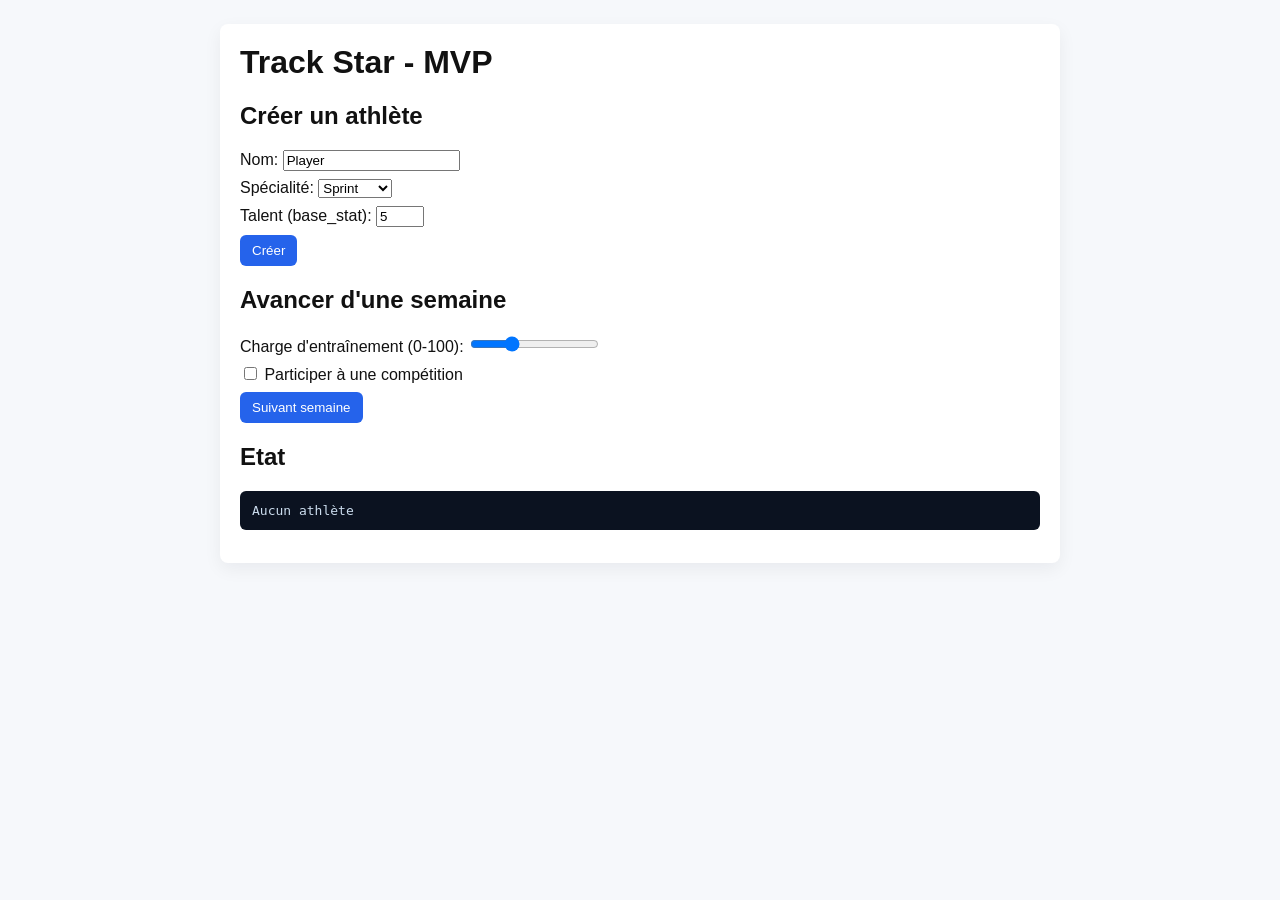
<file: web/index.html>
<!doctype html>
<html lang="fr">
<head>
  <meta charset="utf-8" />
  <meta name="viewport" content="width=device-width, initial-scale=1" />
  <title>Track Star - MVP Demo</title>
  <link rel="stylesheet" href="styles.css">
</head>
<body>
  <div class="container">
    <h1>Track Star - MVP</h1>
    <section id="create">
      <h2>Créer un athlète</h2>
      <label>Nom: <input id="name" value="Player"></label>
      <label>Spécialité:
        <select id="specialty">
          <option value="sprint">Sprint</option>
          <option value="distance">Distance</option>
          <option value="jumps">Jumps</option>
        </select>
      </label>
      <label>Talent (base_stat): <input id="base_stat" type="number" value="5" min="0" max="10"></label>
      <button id="createBtn">Créer</button>
    </section>

    <section id="weekControl">
      <h2>Avancer d'une semaine</h2>
      <label>Charge d'entraînement (0-100): <input id="training" type="range" min="0" max="100" value="30"></label>
      <label><input type="checkbox" id="attend"> Participer à une compétition</label>
      <button id="weekBtn">Suivant semaine</button>
    </section>

    <section id="state">
      <h2>Etat</h2>
      <pre id="stateView">Aucun athlète</pre>
    </section>
  </div>
  <script src="app.js"></script>
</body>
</html>
</file>
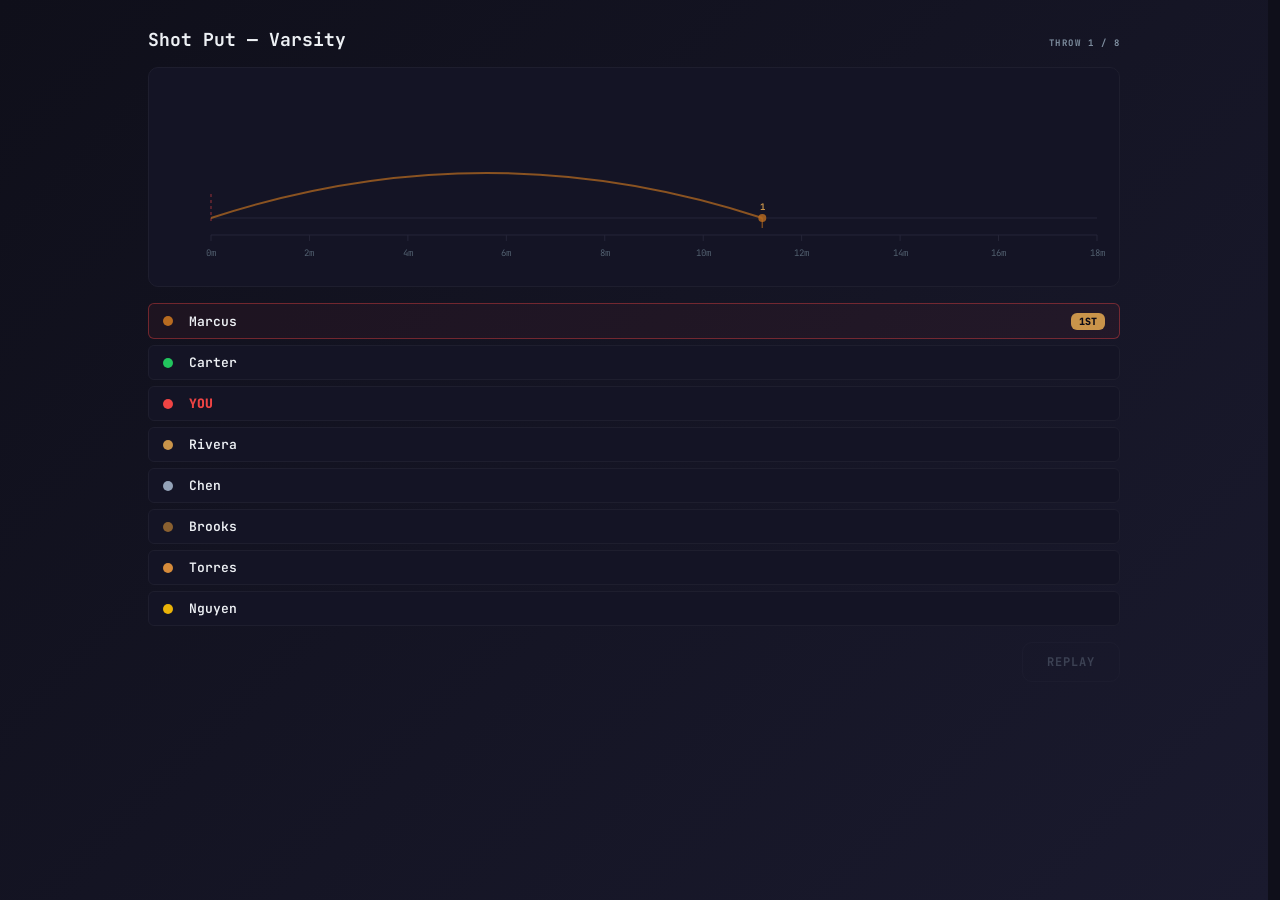
<file: _internal/src/track_star/web/static/field_event.html>
<!DOCTYPE html>
<html lang="en">
<head>
  <meta charset="UTF-8">
  <meta name="viewport" content="width=device-width, initial-scale=1.0">
  <title>Field Event \u2014 Track Star</title>
  <link rel="stylesheet" href="css/track_star_theme.css">
  <style>
    /* ── Field Event Screen (local only; no new variables) ── */
    .field-screen {
      min-height: 100vh;
      background: linear-gradient(135deg, var(--bg-primary) 0%, var(--bg-secondary) 100%);
      display: flex;
      flex-direction: column;
      align-items: center;
    }

    .field-content {
      width: 100%;
      max-width: 1060px;
      padding: 28px 44px 36px;
      display: flex;
      flex-direction: column;
      gap: 16px;
    }

    .field-header {
      display: flex;
      align-items: baseline;
      justify-content: space-between;
      gap: 12px;
    }

    .field-svg-wrap {
      width: 100%;
      border-radius: var(--radius-md);
      border: 1px solid var(--border-subtle);
      background: var(--bg-card);
      overflow: hidden;
      line-height: 0;
    }

    .field-queue {
      display: flex;
      flex-direction: column;
      gap: 6px;
    }

    .field-athlete-row {
      display: grid;
      grid-template-columns: 14px 1fr auto 64px;
      align-items: center;
      gap: 12px;
      padding: 8px 14px;
      border-radius: var(--radius-sm);
      border: 1px solid var(--border-subtle);
      background: var(--bg-card);
      transition: border-color var(--transition-fast), background var(--transition-fast);
      font-size: 13px;
    }

    .field-athlete-row.row-active {
      border-color: var(--border-accent);
      background: var(--bg-card-active);
    }

    .field-dot {
      width: 10px;
      height: 10px;
      border-radius: 50%;
      display: block;
      flex-shrink: 0;
    }

    .field-name {
      color: var(--text-primary);
      font-weight: 600;
      white-space: nowrap;
      overflow: hidden;
      text-overflow: ellipsis;
    }

    .field-name--player {
      font-weight: 800;
      color: var(--accent);
    }

    .field-distance {
      font-size: 13px;
      font-weight: 700;
      color: var(--text-dim);
      text-align: right;
      opacity: 0;
    }

    .field-distance.revealed {
      color: var(--text-primary);
      animation: dist-fade 0.35s ease forwards;
    }

    .field-rank {
      text-align: right;
    }

    .field-rank-num {
      font-size: 11px;
      font-weight: 700;
      color: var(--text-muted);
    }

    .field-controls {
      display: flex;
      justify-content: flex-end;
    }

    /* btn--ghost: standalone, no dependency on .btn */
    .btn--ghost {
      display: inline-flex;
      align-items: center;
      justify-content: center;
      height: 40px;
      width: auto;
      padding: 0 24px;
      background: transparent;
      color: var(--text-muted);
      border: 1px solid var(--border-medium);
      border-radius: var(--radius-md);
      font-family: var(--font-mono);
      font-weight: 700;
      font-size: 12px;
      letter-spacing: 1px;
      cursor: pointer;
      transition: color var(--transition-fast),
                  border-color var(--transition-fast),
                  background var(--transition-fast);
    }

    .btn--ghost:hover:not(:disabled) {
      color: var(--text-primary);
      border-color: var(--border-accent);
      background: var(--bg-card);
    }

    .btn--ghost:disabled {
      opacity: 0.35;
      cursor: default;
    }

    @keyframes dist-fade {
      from { opacity: 0; transform: translateY(-3px); }
      to   { opacity: 1; transform: translateY(0); }
    }
  </style>
</head>
<body>

<div class="field-screen">
  <div class="field-content">

    <div class="field-header">
      <h2 class="heading-md" id="event-title"></h2>
      <span class="label-xs" id="field-status">READY</span>
    </div>

    <div class="field-svg-wrap">
      <svg id="field-svg" style="display: block; width: 100%;" height="218">
        <g id="ruler-group"></g>
        <g id="arcs-group"></g>
        <g id="markers-group"></g>
        <g id="dot-group"></g>
      </svg>
    </div>

    <div id="athlete-queue" class="field-queue"></div>

    <div class="field-controls">
      <button class="btn--ghost" id="replay-btn" disabled>REPLAY</button>
    </div>

  </div>
</div>

<script>
/* ================================================================
   FIELD EVENT ANIMATION
   Track Star — pywebview frontend, ES5, SVG only, no ext. deps
   ================================================================ */

/* ── Display constants (all timing / sizing magic numbers live here) ── */
var ARC_DRAW_DURATION_MS      = 700;   /* ms: arc stroke-dashoffset animation  */
var POST_THROW_GAP_MS         = 900;   /* ms: delay after arc ends → next throw */
var DISTANCE_REVEAL_DELAY_MS  = 220;   /* ms: within gap, when distance fades in */
var ARC_HEIGHT_BASE_PX        = 90;    /* px: baseline arc apex above ground     */
var ARC_HEIGHT_VARIANCE_PX    = 22;    /* px: max jitter above/below base        */
var SVG_LEFT_PAD              = 62;    /* px: left margin inside SVG             */
var SVG_RIGHT_PAD             = 22;    /* px: right margin inside SVG            */
var SVG_GROUND_Y              = 150;   /* px: y of ground / landing line         */
var SVG_RULER_LINE_Y          = 167;   /* px: y of ruler baseline                */
var SVG_RULER_LABEL_Y         = 188;   /* px: y of ruler metre labels            */
var SVG_TOTAL_HEIGHT          = 218;   /* px: SVG element height attribute       */
var RULER_TICK_H              = 6;     /* px: ruler tick mark height             */
var RULER_STEP_M              = 2;     /* m:  tick / label interval              */
var ARC_STROKE_WIDTH          = 2;     /* px: arc stroke, NPC athletes           */
var PLAYER_STROKE_WIDTH       = 2.5;   /* px: arc stroke, player athlete         */
var DOT_RADIUS                = 5;     /* px: animated travelling dot            */
var MARKER_RADIUS             = 4;     /* px: permanent landing circle           */
var SEQUENCE_START_DELAY_MS   = 200;   /* ms: pause before first throw           */
var REPLAY_RESET_DELAY_MS     = 80;    /* ms: brief pause before replay starts   */

/* ── Colour palette — CSS variables from track_star_theme.css only ── */
var NPC_ARC_COLORS = [
  'var(--stat-bar)',
  'var(--energy-high)',
  'var(--gold)',
  'var(--silver)',
  'var(--bronze)',
  'var(--stat-bar-end)',
  'var(--energy-mid)'
];
var PLAYER_COLOR = 'var(--accent)';

/* ── Data: edit this block to drive the animation ── */
var FIELD_CONFIG = {
  eventName:  'Shot Put \u2014 Varsity',
  rulerMaxM:  18,
  athletes: [
    { id: 1, name: 'Marcus',  isPlayer: false, distanceM: 11.2 },
    { id: 2, name: 'Carter',  isPlayer: false, distanceM: 12.4 },
    { id: 3, name: 'YOU',     isPlayer: true,  distanceM: 15.8 },
    { id: 4, name: 'Rivera',  isPlayer: false, distanceM: 14.1 },
    { id: 5, name: 'Chen',    isPlayer: false, distanceM: 13.7 },
    { id: 6, name: 'Brooks',  isPlayer: false, distanceM: 16.2 },
    { id: 7, name: 'Torres',  isPlayer: false, distanceM: 10.5 },
    { id: 8, name: 'Nguyen',  isPlayer: false, distanceM: 14.9 }
  ]
};

/* ── Runtime state ── */
var SVG_NS         = 'http://www.w3.org/2000/svg';
var sequenceGen    = 0;          /* increments on each replay; cancels stale rAF/timers */
var svgPxWidth     = 0;          /* actual pixel width of the SVG, read once at init     */
var thrownAthletes = [];         /* athletes that have already thrown, for rank sort      */
var pendingTimers  = [];         /* all active setTimeout ids for this sequence           */
var markerRankEls  = {};         /* athleteId -> SVG <text> element showing rank on arc   */
var athleteColors  = [];         /* colour per athlete, parallel to FIELD_CONFIG.athletes */

/* ── Utility ── */

function svgEl(tag) {
  return document.createElementNS(SVG_NS, tag);
}

function easeInOut(t) {
  return t < 0.5 ? 2 * t * t : -1 + (4 - 2 * t) * t;
}

function ordinalStr(n) {
  var sfx = ['TH', 'ST', 'ND', 'RD'];
  var v = n % 100;
  return n + (sfx[(v - 20) % 10] || sfx[v] || sfx[0]);
}

/* Deterministic arc height jitter per slot using sin to avoid a magic array */
function arcJitter(slotIndex) {
  return Math.round(Math.sin(slotIndex * 1.4) * ARC_HEIGHT_VARIANCE_PX);
}

function xForDist(distM) {
  var usable = svgPxWidth - SVG_LEFT_PAD - SVG_RIGHT_PAD;
  var raw = SVG_LEFT_PAD + (distM / FIELD_CONFIG.rulerMaxM) * usable;
  return Math.max(SVG_LEFT_PAD, Math.min(svgPxWidth - SVG_RIGHT_PAD, raw));
}

function safeTimeout(fn, delay) {
  var id = setTimeout(fn, delay);
  pendingTimers.push(id);
  return id;
}

function clearAllPending() {
  for (var i = 0; i < pendingTimers.length; i++) {
    clearTimeout(pendingTimers[i]);
  }
  pendingTimers = [];
}

/* ── Colour assignment ── */

function assignColors() {
  athleteColors = [];
  var npcIdx = 0;
  for (var i = 0; i < FIELD_CONFIG.athletes.length; i++) {
    if (FIELD_CONFIG.athletes[i].isPlayer) {
      athleteColors.push(PLAYER_COLOR);
    } else {
      athleteColors.push(NPC_ARC_COLORS[npcIdx % NPC_ARC_COLORS.length]);
      npcIdx++;
    }
  }
}

/* ── DOM: athlete queue ── */

function buildQueue() {
  var queue = document.getElementById('athlete-queue');
  queue.innerHTML = '';

  for (var i = 0; i < FIELD_CONFIG.athletes.length; i++) {
    var a     = FIELD_CONFIG.athletes[i];
    var color = athleteColors[i];

    var row = document.createElement('div');
    row.className = 'field-athlete-row' + (a.isPlayer ? ' row-player' : '');
    row.id = 'row-' + a.id;

    var dot = document.createElement('span');
    dot.className = 'field-dot';
    dot.style.background = color;

    var name = document.createElement('span');
    name.className = 'field-name' + (a.isPlayer ? ' field-name--player' : '');
    name.textContent = a.name;

    var dist = document.createElement('span');
    dist.className = 'field-distance text-tabular';
    dist.id = 'dist-' + a.id;
    dist.textContent = '\u2014';

    var rank = document.createElement('span');
    rank.className = 'field-rank';
    rank.id = 'rank-' + a.id;

    row.appendChild(dot);
    row.appendChild(name);
    row.appendChild(dist);
    row.appendChild(rank);
    queue.appendChild(row);
  }
}

/* ── SVG: ruler + ground line ── */

function drawRuler() {
  var grp    = document.getElementById('ruler-group');
  var usable = svgPxWidth - SVG_LEFT_PAD - SVG_RIGHT_PAD;

  while (grp.firstChild) { grp.removeChild(grp.firstChild); }

  /* Ground / landing line */
  var gl = svgEl('line');
  gl.setAttribute('x1', SVG_LEFT_PAD);
  gl.setAttribute('y1', SVG_GROUND_Y);
  gl.setAttribute('x2', SVG_LEFT_PAD + usable);
  gl.setAttribute('y2', SVG_GROUND_Y);
  gl.style.stroke      = 'var(--border-medium)';
  gl.style.strokeWidth = '1';
  grp.appendChild(gl);

  /* Foul / throw origin marker */
  var fl = svgEl('line');
  fl.setAttribute('x1', SVG_LEFT_PAD);
  fl.setAttribute('y1', SVG_GROUND_Y - 24);
  fl.setAttribute('x2', SVG_LEFT_PAD);
  fl.setAttribute('y2', SVG_GROUND_Y + 4);
  fl.style.stroke           = 'var(--border-accent)';
  fl.style.strokeWidth      = '1.5';
  fl.style.strokeDasharray  = '3 3';
  grp.appendChild(fl);

  /* Ruler baseline */
  var rl = svgEl('line');
  rl.setAttribute('x1', SVG_LEFT_PAD);
  rl.setAttribute('y1', SVG_RULER_LINE_Y);
  rl.setAttribute('x2', SVG_LEFT_PAD + usable);
  rl.setAttribute('y2', SVG_RULER_LINE_Y);
  rl.style.stroke      = 'var(--border-medium)';
  rl.style.strokeWidth = '1';
  grp.appendChild(rl);

  /* Ticks and labels */
  var d = 0;
  while (d <= FIELD_CONFIG.rulerMaxM) {
    var x = SVG_LEFT_PAD + (d / FIELD_CONFIG.rulerMaxM) * usable;

    var tick = svgEl('line');
    tick.setAttribute('x1', x);
    tick.setAttribute('y1', SVG_RULER_LINE_Y);
    tick.setAttribute('x2', x);
    tick.setAttribute('y2', SVG_RULER_LINE_Y + RULER_TICK_H);
    tick.style.stroke      = 'var(--border-medium)';
    tick.style.strokeWidth = '1';
    grp.appendChild(tick);

    var lbl = svgEl('text');
    lbl.setAttribute('x', x);
    lbl.setAttribute('y', SVG_RULER_LABEL_Y);
    lbl.setAttribute('text-anchor', 'middle');
    lbl.style.fill       = 'var(--text-dim)';
    lbl.style.fontSize   = '9px';
    lbl.style.fontFamily = 'var(--font-mono)';
    lbl.textContent = d + 'm';
    grp.appendChild(lbl);

    d += RULER_STEP_M;
  }
}

/* ── SVG: clear arcs / markers / dot between replays ── */

function clearSVGDynamic() {
  var ids = ['arcs-group', 'markers-group', 'dot-group'];
  for (var i = 0; i < ids.length; i++) {
    var g = document.getElementById(ids[i]);
    while (g.firstChild) { g.removeChild(g.firstChild); }
  }
  markerRankEls = {};
}

/* ── Animation: parabolic arc + travelling dot ── */

function animateArc(opts) {
  /* opts: pathEl, dotEl, totalLen, duration, gen, onComplete */
  var pathEl     = opts.pathEl;
  var dotEl      = opts.dotEl;
  var totalLen   = opts.totalLen;
  var duration   = opts.duration;
  var gen        = opts.gen;
  var onComplete = opts.onComplete;
  var startTime  = null;

  function step(ts) {
    if (gen !== sequenceGen) { return; } /* replay cancelled */
    if (!startTime) { startTime = ts; }

    var elapsed  = ts - startTime;
    var raw      = elapsed / duration;
    if (raw > 1) { raw = 1; }
    var progress = easeInOut(raw);

    pathEl.style.strokeDashoffset = totalLen * (1 - progress);

    var pt = pathEl.getPointAtLength(totalLen * progress);
    dotEl.setAttribute('cx', pt.x);
    dotEl.setAttribute('cy', pt.y);
    dotEl.style.opacity = '1';

    if (raw < 1) {
      requestAnimationFrame(step);
    } else {
      var finalPt = pathEl.getPointAtLength(totalLen);
      dotEl.setAttribute('cx', finalPt.x);
      dotEl.setAttribute('cy', finalPt.y);
      onComplete();
    }
  }

  requestAnimationFrame(step);
}

/* ── Rank helpers ── */

function sortedThrown() {
  var copy = thrownAthletes.slice();
  copy.sort(function(a, b) { return b.distanceM - a.distanceM; });
  return copy;
}

function rankBadgeHTML(rank) {
  var label = ordinalStr(rank);
  if (rank === 1) { return '<span class="place-badge place-badge--1">' + label + '</span>'; }
  if (rank === 2) { return '<span class="place-badge place-badge--2">' + label + '</span>'; }
  if (rank === 3) { return '<span class="place-badge place-badge--3">' + label + '</span>'; }
  return '<span class="field-rank-num">' + label + '</span>';
}

function svgRankColor(rank) {
  if (rank === 1) { return 'var(--gold)'; }
  if (rank === 2) { return 'var(--silver)'; }
  if (rank === 3) { return 'var(--bronze)'; }
  return 'var(--text-muted)';
}

function updateAllRanks() {
  var ranked = sortedThrown();
  for (var i = 0; i < ranked.length; i++) {
    var a    = ranked[i];
    var rank = i + 1;

    var rowRankEl = document.getElementById('rank-' + a.id);
    if (rowRankEl) { rowRankEl.innerHTML = rankBadgeHTML(rank); }

    var svgRankEl = markerRankEls[a.id];
    if (svgRankEl) {
      svgRankEl.textContent = rank;
      svgRankEl.style.fill  = svgRankColor(rank);
    }
  }
}

/* ── Sequence: one throw per athlete, recursive ── */

function throwAthlete(idx, gen) {
  if (gen !== sequenceGen) { return; }
  if (idx >= FIELD_CONFIG.athletes.length) {
    showFinalState(gen);
    return;
  }

  var a      = FIELD_CONFIG.athletes[idx];
  var color  = athleteColors[idx];
  var arcH   = ARC_HEIGHT_BASE_PX + arcJitter(idx);
  var landX  = xForDist(a.distanceM);
  var ctrlX  = (SVG_LEFT_PAD + landX) / 2;
  var ctrlY  = SVG_GROUND_Y - arcH;

  /* Status */
  document.getElementById('field-status').textContent =
    'THROW ' + (idx + 1) + ' / ' + FIELD_CONFIG.athletes.length;

  /* Highlight row */
  var row    = document.getElementById('row-' + a.id);
  var distEl = document.getElementById('dist-' + a.id);
  if (row) { row.classList.add('row-active'); }

  /* Arc path */
  var pathD = 'M ' + SVG_LEFT_PAD + ',' + SVG_GROUND_Y +
              ' Q ' + ctrlX + ',' + ctrlY +
              ' '   + landX + ',' + SVG_GROUND_Y;

  var arcsGrp = document.getElementById('arcs-group');
  var path    = svgEl('path');
  path.setAttribute('d', pathD);
  path.setAttribute('fill', 'none');
  path.style.stroke      = color;
  path.style.strokeWidth = a.isPlayer ? PLAYER_STROKE_WIDTH : ARC_STROKE_WIDTH;
  path.style.opacity     = a.isPlayer ? '1' : '0.72';
  arcsGrp.appendChild(path);

  var totalLen = path.getTotalLength();
  path.style.strokeDasharray  = totalLen;
  path.style.strokeDashoffset = totalLen;

  /* Travelling dot */
  var dotGrp = document.getElementById('dot-group');
  var dot    = svgEl('circle');
  dot.setAttribute('r', DOT_RADIUS);
  dot.style.fill    = color;
  dot.style.opacity = '0';
  dotGrp.appendChild(dot);

  /* Animate — closure captures: a, color, row, distEl, landX, gen, idx */
  animateArc({
    pathEl:   path,
    dotEl:    dot,
    totalLen: totalLen,
    duration: ARC_DRAW_DURATION_MS,
    gen:      gen,
    onComplete: function() {
      if (gen !== sequenceGen) { return; }

      /* Hide travelling dot */
      dot.style.opacity = '0';

      /* Landing marker: circle, tick, rank text */
      var mkGrp = document.getElementById('markers-group');

      var mCircle = svgEl('circle');
      mCircle.setAttribute('cx', landX);
      mCircle.setAttribute('cy', SVG_GROUND_Y);
      mCircle.setAttribute('r',  MARKER_RADIUS);
      mCircle.style.fill    = color;
      mCircle.style.opacity = a.isPlayer ? '1' : '0.82';
      mkGrp.appendChild(mCircle);

      var mTick = svgEl('line');
      mTick.setAttribute('x1', landX);
      mTick.setAttribute('y1', SVG_GROUND_Y);
      mTick.setAttribute('x2', landX);
      mTick.setAttribute('y2', SVG_GROUND_Y + 10);
      mTick.style.stroke      = color;
      mTick.style.strokeWidth = '1.5';
      mTick.style.opacity     = '0.6';
      mkGrp.appendChild(mTick);

      var mRank = svgEl('text');
      mRank.setAttribute('x', landX);
      mRank.setAttribute('y', SVG_GROUND_Y - 8);
      mRank.setAttribute('text-anchor', 'middle');
      mRank.style.fontSize   = '9px';
      mRank.style.fontFamily = 'var(--font-mono)';
      mRank.style.fontWeight = '700';
      mRank.style.fill       = 'var(--text-dim)';
      mRank.textContent      = '\u2013';
      mkGrp.appendChild(mRank);

      markerRankEls[a.id] = mRank;

      /* Record throw, update all visible ranks */
      thrownAthletes.push(a);
      updateAllRanks();

      /* Reveal distance in queue row */
      safeTimeout(function() {
        if (gen !== sequenceGen) { return; }
        if (row) { row.classList.remove('row-active'); }
        if (distEl) {
          distEl.textContent = a.distanceM.toFixed(2) + 'm';
          distEl.classList.add('revealed');
        }
      }, DISTANCE_REVEAL_DELAY_MS);

      /* Schedule next athlete */
      safeTimeout(function() {
        throwAthlete(idx + 1, gen);
      }, POST_THROW_GAP_MS);
    }
  });
}

/* ── Final state ── */

function showFinalState(gen) {
  if (gen !== sequenceGen) { return; }
  document.getElementById('field-status').textContent = 'FINAL';
  document.getElementById('replay-btn').disabled = false;
}

/* ── Replay ── */

function replay() {
  clearAllPending();
  sequenceGen++;

  thrownAthletes = [];
  markerRankEls  = {};

  document.getElementById('replay-btn').disabled = true;
  document.getElementById('field-status').textContent = 'READY';

  for (var i = 0; i < FIELD_CONFIG.athletes.length; i++) {
    var a = FIELD_CONFIG.athletes[i];
    var rowEl  = document.getElementById('row-' + a.id);
    var distEl = document.getElementById('dist-' + a.id);
    var rankEl = document.getElementById('rank-' + a.id);
    if (rowEl)  { rowEl.classList.remove('row-active'); }
    if (distEl) { distEl.textContent = '\u2014'; distEl.classList.remove('revealed'); }
    if (rankEl) { rankEl.innerHTML = ''; }
  }

  clearSVGDynamic();

  var gen = sequenceGen;
  safeTimeout(function() { throwAthlete(0, gen); }, REPLAY_RESET_DELAY_MS);
}

/* ── Init ── */

function init() {
  var svg = document.getElementById('field-svg');
  svgPxWidth = svg.getBoundingClientRect().width;

  /* If layout hasn't completed yet, retry next frame */
  if (svgPxWidth < 100) {
    requestAnimationFrame(init);
    return;
  }

  document.getElementById('event-title').textContent = FIELD_CONFIG.eventName;

  assignColors();
  buildQueue();
  drawRuler();

  document.getElementById('replay-btn').addEventListener('click', replay);

  var gen = sequenceGen;
  safeTimeout(function() { throwAthlete(0, gen); }, SEQUENCE_START_DELAY_MS);
}

window.addEventListener('load', init);
</script>

</body>
</html>
</file>
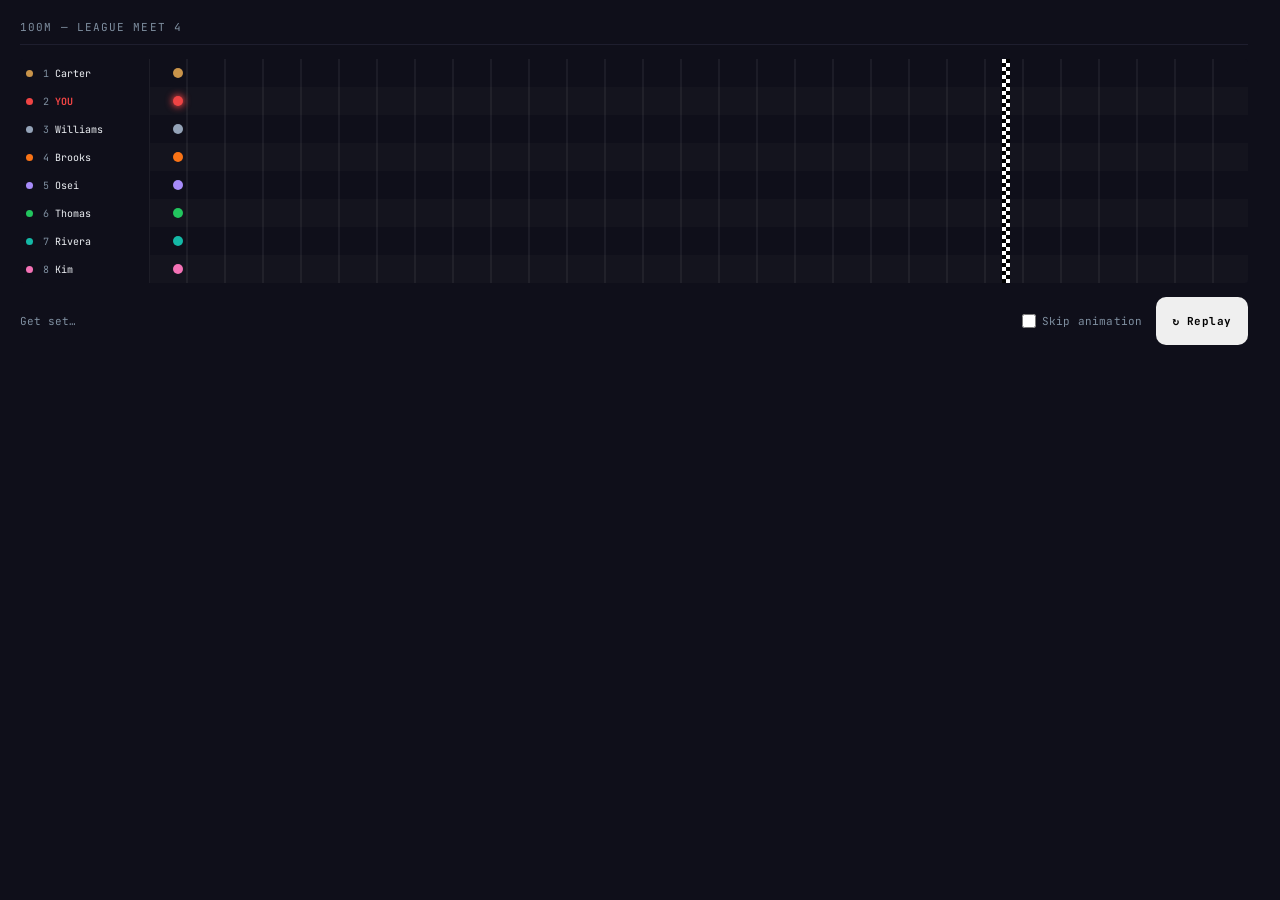
<file: _internal/src/track_star/web/static/race_animation.html>
<!DOCTYPE html>
<html>
<head>
<meta charset="UTF-8">
<title>Race Animation</title>
<link rel="stylesheet" href="css/track_star_theme.css">
<style>
* { box-sizing: border-box; margin: 0; padding: 0; }

body {
    background: var(--bg-primary);
    font-family: var(--font-mono);
}

#race-wrap {
    padding: 20px 20px 16px;
    display: flex;
    flex-direction: column;
    gap: 14px;
    min-height: 100vh;
}

#race-header {
    font-size: 11px;
    letter-spacing: 0.1em;
    text-transform: uppercase;
    color: var(--text-muted);
    padding-bottom: 10px;
    border-bottom: 1px solid var(--border-subtle);
}

#race-canvas {
    position: relative;
    width: 100%;
    border-radius: 3px;
    overflow: hidden;
    background: var(--bg-primary);
}

/* ── lane rows ─────────────────────────────── */

.lane-row {
    position: relative;
    height: 28px;
    display: flex;
    align-items: stretch;
    overflow: hidden;
}

.lane-row:nth-child(even) .lane-track-area {
    background: rgba(255,255,255,0.018);
}

.lane-label {
    position: relative;
    z-index: 5;
    width: 130px;
    min-width: 130px;
    display: flex;
    align-items: center;
    gap: 6px;
    padding: 0 8px 0 6px;
    font-size: 10px;
    background: var(--bg-primary);
    border-right: 1px solid rgba(255,255,255,0.06);
    flex-shrink: 0;
    overflow: hidden;
}

.lane-num {
    color: var(--text-muted);
    flex-shrink: 0;
    min-width: 10px;
    text-align: right;
}

.lane-color-dot {
    width: 7px;
    height: 7px;
    border-radius: 50%;
    flex-shrink: 0;
}

.lane-athlete-name {
    overflow: hidden;
    text-overflow: ellipsis;
    white-space: nowrap;
    color: var(--text-primary);
}

.lane-athlete-name.is-player {
    color: var(--accent);
    font-weight: bold;
}

.lane-track-area {
    position: relative;
    flex: 1;
    height: 28px;
    overflow: hidden;
}

/* scrolling dash pattern */
.lane-scroll-bg {
    position: absolute;
    top: 0; left: 0; right: 0; bottom: 0;
    background-image: repeating-linear-gradient(
        90deg,
        transparent 0px,
        transparent 36px,
        rgba(255,255,255,0.055) 36px,
        rgba(255,255,255,0.055) 38px
    );
    background-size: 38px 100%;
    background-repeat: repeat;
    pointer-events: none;
}

/* ── runner elements ───────────────────────── */

.lane-trail {
    position: absolute;
    top: 50%;
    height: 3px;
    transform: translateY(-50%);
    border-radius: 2px;
    opacity: 0.30;
    pointer-events: none;
    will-change: width;
}

.lane-dot {
    position: absolute;
    top: 50%;
    width: 10px;
    height: 10px;
    border-radius: 50%;
    transform: translate(-50%, -50%);
    pointer-events: none;
    z-index: 3;
    will-change: left;
}

.lane-dot.is-player {
    box-shadow: 0 0 7px 1px var(--accent);
}

/* ── time badge ────────────────────────────── */

.time-badge {
    position: absolute;
    top: 50%;
    transform: translateY(-50%);
    font-size: 9px;
    color: var(--text-primary);
    background: var(--bg-card);
    border: 1px solid rgba(255,255,255,0.13);
    border-radius: 3px;
    padding: 1px 6px;
    white-space: nowrap;
    z-index: 5;
    pointer-events: none;
    opacity: 0;
    transition: opacity 0.35s ease;
}

.time-badge.show {
    opacity: 1;
}

/* ── phase markers ─────────────────────────── */

.phase-marker {
    position: absolute;
    top: 0;
    bottom: 0;
    width: 1px;
    background: rgba(255,255,255,0.20);
    z-index: 2;
    pointer-events: none;
}

.phase-label {
    position: absolute;
    top: 3px;
    font-size: 8px;
    letter-spacing: 0.09em;
    text-transform: uppercase;
    color: var(--text-dim, var(--text-muted));
    z-index: 2;
    transform: translateX(-50%);
    pointer-events: none;
    white-space: nowrap;
}

/* ── finish line ───────────────────────────── */

#finish-line {
    position: absolute;
    top: 0;
    bottom: 0;
    width: 8px;
    z-index: 4;
    pointer-events: none;
    /* checkerboard stripe */
    background-color: #fff;
    background-image:
        linear-gradient(45deg, #000 25%, transparent 25%, transparent 75%, #000 75%, #000),
        linear-gradient(45deg, #000 25%, transparent 25%, transparent 75%, #000 75%, #000);
    background-size: 8px 8px;
    background-position: 0 0, 4px 4px;
}

/* ── footer ────────────────────────────────── */

#race-footer {
    display: flex;
    align-items: center;
    gap: 14px;
}

#status-label {
    flex: 1;
    font-size: 11px;
    color: var(--text-muted);
}

/* compact layout when loaded as an iframe inside the results screen */
body.in-iframe #race-wrap {
    min-height: 0;
    padding: 8px 12px;
    gap: 8px;
}
</style>
</head>
<body>
<div id="race-wrap">
    <div id="race-header" id="event-name-label">&mdash;</div>
    <div id="race-canvas"></div>
    <div id="race-footer">
        <span id="status-label"></span>
        <label class="results-skip-toggle" style="display:flex;align-items:center;gap:6px;font-size:11px;color:var(--text-muted);cursor:pointer;">
            <input type="checkbox" id="skip-toggle" style="accent-color:var(--accent);">
            Skip animation
        </label>
        <button class="btn btn--ghost" id="btn-replay" style="font-family:var(--font-mono);font-size:11px;width:auto;padding:0 16px;">
            &#8635; Replay
        </button>
        <button class="btn btn--primary" id="btn-next-results" style="font-family:var(--font-mono);font-size:11px;display:none;background:#cc2222;box-shadow:none;width:auto;min-width:0;padding:0 16px;">
            Results &#8594;
        </button>
    </div>
</div>

<script>
/* ── constants ────────────────────────────────────────────── */
var FINISH_LINE_PCT = 0.80;
var RACE_MS         = 3800;
var STAGGER_MS      = 900;
var OVERSHOOT_PX    = 120;
var START_X         = 28;

var LABEL_W           = 130;   /* left lane-label column width, px */
var PRE_RACE_DELAY_MS = 1500;  /* pause before animation starts, ms */
var LANE_H       = 28;    /* lane row height, px */
var DOT_D        = 10;    /* dot diameter, px */
var BADGE_GAP    = 10;    /* px right of finish line for badge */
var SCROLL_RATIO = 0.9;   /* bg scroll per px of runner travel */

var NPC_COLORS = [
    '#c9944a',
    '#94a3b8',
    '#f97316',
    '#a78bfa',
    '#22c55e',
    '#14b8a6',
    '#f472b6'
];

var PROFILE_SETTINGS = {
    sprint:   { RACE_MS: 3800, STAGGER_MS:  900 },
    middle:   { RACE_MS: 5000, STAGGER_MS: 2000 },
    distance: { RACE_MS: 7000, STAGGER_MS: 3000 }
};

/* ── sample data (replaced at runtime by game) ─────────────── */
var RACE_CONFIG = {
    event:        '100m',
    meetName:     'League Meet 4',
    eventProfile: 'sprint',
    athletes: [
        { id: 1, lane: 1, name: 'Carter',   isPlayer: false, finishPos: 3, time: '11.42' },
        { id: 2, lane: 2, name: 'YOU',       isPlayer: true,  finishPos: 1, time: '11.18' },
        { id: 3, lane: 3, name: 'Williams',  isPlayer: false, finishPos: 5, time: '11.67' },
        { id: 4, lane: 4, name: 'Brooks',    isPlayer: false, finishPos: 2, time: '11.31' },
        { id: 5, lane: 5, name: 'Osei',      isPlayer: false, finishPos: 7, time: '11.89' },
        { id: 6, lane: 6, name: 'Thomas',    isPlayer: false, finishPos: 4, time: '11.54' },
        { id: 7, lane: 7, name: 'Rivera',    isPlayer: false, finishPos: 6, time: '11.78' },
        { id: 8, lane: 8, name: 'Kim',       isPlayer: false, finishPos: 8, time: '11.97' }
    ]
};

/* ── easing (sprint path — do not alter) ──────────────────── */
function easeInOut(t) {
    t = t < 0 ? 0 : t > 1 ? 1 : t;
    return t < 0.5 ? 2 * t * t : -1 + (4 - 2 * t) * t;
}

/* ── module state ──────────────────────────────────────────── */
var canvasWidth   = 0;
var finishLineX   = 0;   /* px from canvas left edge */
var finishTrackX  = 0;   /* px from track-area left edge */
var rafId         = null;
var delayTimer    = null;
var startTime     = null;
var runners       = [];
var activeProfile = null;

var elCanvas  = document.getElementById('race-canvas');
var elStatus  = document.getElementById('status-label');
var elReplay  = document.getElementById('btn-replay');
var elNext    = document.getElementById('btn-next-results');
var elHeader  = document.getElementById('race-header');
var elSkip    = document.getElementById('skip-toggle');

/* ── DOM construction ─────────────────────────────────────── */
function buildDOM() {
    elCanvas.innerHTML = '';
    runners = [];

    activeProfile = PROFILE_SETTINGS[RACE_CONFIG.eventProfile] || PROFILE_SETTINGS.sprint;
    var profRaceMs    = activeProfile.RACE_MS;
    var profStaggerMs = activeProfile.STAGGER_MS;

    canvasWidth  = elCanvas.offsetWidth || 640;
    finishLineX  = Math.round(canvasWidth * FINISH_LINE_PCT);
    finishTrackX = finishLineX - LABEL_W;

    elHeader.textContent = RACE_CONFIG.event + ' \u2014 ' + RACE_CONFIG.meetName;
    elStatus.textContent = '';

    var athletes  = RACE_CONFIG.athletes;
    var n         = athletes.length;
    var npcIdx    = 0;
    var totalDist = finishTrackX - START_X + OVERSHOOT_PX;
    var crossDist = finishTrackX - START_X;

    for (var i = 0; i < n; i++) {
        var ath   = athletes[i];
        var color = ath.isPlayer ? 'var(--accent)' : NPC_COLORS[npcIdx++ % NPC_COLORS.length];
        var pos   = ath.finishPos;

        var duration = profRaceMs + (pos - 1) * profStaggerMs / Math.max(n - 1, 1);

        /* lane row */
        var row = document.createElement('div');
        row.className = 'lane-row';

        /* lane label: color dot + number + name */
        var lbl = document.createElement('div');
        lbl.className = 'lane-label';

        var colorDot = document.createElement('span');
        colorDot.className = 'lane-color-dot';
        colorDot.style.background = color;
        lbl.appendChild(colorDot);

        var laneNum = document.createElement('span');
        laneNum.className = 'lane-num';
        laneNum.textContent = String(ath.lane || i + 1);
        lbl.appendChild(laneNum);

        var laneNameSpan = document.createElement('span');
        laneNameSpan.className = 'lane-athlete-name' + (ath.isPlayer ? ' is-player' : '');
        laneNameSpan.textContent = ath.name || '';
        lbl.appendChild(laneNameSpan);

        row.appendChild(lbl);

        /* track area */
        var area = document.createElement('div');
        area.className = 'lane-track-area';
        row.appendChild(area);

        /* scrolling background */
        var scrollBg = document.createElement('div');
        scrollBg.className = 'lane-scroll-bg';
        area.appendChild(scrollBg);

        /* trail */
        var trail = document.createElement('div');
        trail.className = 'lane-trail';
        trail.style.background = color;
        trail.style.left = START_X + 'px';
        trail.style.width = '0px';
        area.appendChild(trail);

        /* dot */
        var dot = document.createElement('div');
        dot.className = 'lane-dot' + (ath.isPlayer ? ' is-player' : '');
        dot.style.background = color;
        dot.style.left = START_X + 'px';
        area.appendChild(dot);

        /* time badge */
        var badge = document.createElement('div');
        badge.className = 'time-badge';
        badge.style.left = (finishTrackX + BADGE_GAP) + 'px';
        badge.textContent = '#' + pos + '  ' + ath.time;
        area.appendChild(badge);

        elCanvas.appendChild(row);

        runners.push({
            dot:       dot,
            trail:     trail,
            scrollBg:  scrollBg,
            badge:     badge,
            duration:  duration,
            totalDist: totalDist,
            crossDist: crossDist,
            crossed:   false
        });
    }

    /* finish line */
    var fl = document.createElement('div');
    fl.id = 'finish-line';
    fl.style.left = finishLineX + 'px';
    elCanvas.appendChild(fl);


    elCanvas.style.height = (n * LANE_H) + 'px';
}

/* ── animation loop ───────────────────────────────────────── */
function tick(ts) {
    if (startTime === null) { startTime = ts; }
    var elapsed = ts - startTime;
    var allDone = true;

    for (var i = 0; i < runners.length; i++) {
        var r = runners[i];
        var t = elapsed / r.duration;
        if (t < 1) { allDone = false; }
        t = t < 0 ? 0 : t > 1 ? 1 : t;

        var x = START_X + easeInOut(t) * r.totalDist;

        r.dot.style.left    = x + 'px';
        r.trail.style.width = Math.max(0, x - START_X) + 'px';

        if (!r.crossed) {
            r.scrollBg.style.backgroundPosition = (-x * SCROLL_RATIO) + 'px 0';
        }

        if (!r.crossed && x >= START_X + r.crossDist) {
            r.crossed = true;
            r.badge.classList.add('show');
        }
    }

    if (!allDone) {
        rafId = requestAnimationFrame(tick);
    } else {
        elStatus.textContent = 'Race complete.';
        rafId = null;
        onRaceComplete();
    }
}

/* ── start / reset ────────────────────────────────────────── */
function startRace() {
    if (rafId !== null) { cancelAnimationFrame(rafId); rafId = null; }
    if (delayTimer !== null) { clearTimeout(delayTimer); delayTimer = null; }
    startTime = null;
    buildDOM();
    if (elSkip && elSkip.checked) {
        skipToEnd();
        return;
    }
    elStatus.textContent = 'Get set\u2026';
    delayTimer = setTimeout(function () {
        delayTimer = null;
        elStatus.textContent = '';
        rafId = requestAnimationFrame(tick);
    }, PRE_RACE_DELAY_MS);
}

/* ── skip to end ──────────────────────────────────────────── */
function skipToEnd() {
    if (delayTimer !== null) { clearTimeout(delayTimer); delayTimer = null; }
    if (rafId !== null) { cancelAnimationFrame(rafId); rafId = null; }
    for (var i = 0; i < runners.length; i++) {
        var r = runners[i];
        var x = START_X + r.totalDist;
        r.dot.style.left    = x + 'px';
        r.trail.style.width = Math.max(0, x - START_X) + 'px';
        r.scrollBg.style.backgroundPosition = (-x * SCROLL_RATIO) + 'px 0';
        if (!r.crossed) {
            r.crossed = true;
            r.badge.classList.add('show');
        }
    }
    elStatus.textContent = 'Race complete.';
    onRaceComplete();
}

/* ── pywebview completion callback ───────────────────────── */
function fireResultsCallback() {
    try {
        if (window.parent && window.parent !== window && window.parent._onRaceAnimComplete) {
            window.parent._onRaceAnimComplete();
        }
    } catch (e) { /* cross-origin guard */ }
    try {
        if (window.pywebview && window.pywebview.api && window.pywebview.api.on_race_complete) {
            window.pywebview.api.on_race_complete();
        }
    } catch (e) { /* not in pywebview context */ }
}

function onRaceComplete() {
    if (!elNext) { return; }
    var isLast = true;
    try {
        if (window.parent && window.parent !== window && window.parent._pendingRaceIsLast === false) {
            isLast = false;
        }
    } catch (e) { /* cross-origin guard */ }
    elNext.textContent = isLast ? 'Results \u2192' : 'Next \u2192';
    elNext.style.display = '';
}

/* ── pywebview data bridge ────────────────────────────────── */
function init() {
    /* detect iframe context and apply compact layout */
    try {
        if (window.self !== window.top) {
            document.body.classList.add('in-iframe');
        }
    } catch (e) { /* cross-origin guard */ }

    function applyData(data) {
        if (data && typeof data === 'object') {
            var keys = Object.keys(data);
            for (var k = 0; k < keys.length; k++) {
                RACE_CONFIG[keys[k]] = data[keys[k]];
            }
        }
    }
    function run() {
        if (RACE_CONFIG._skipAnim) {
            buildDOM();
            skipToEnd();
        } else {
            startRace();
        }
    }

    /* 1. parent window config (iframe mode) */
    try {
        if (window.parent && window.parent !== window && window.parent._pendingRaceConfig) {
            applyData(window.parent._pendingRaceConfig);
            run();
            return;
        }
    } catch (e) { /* cross-origin guard */ }

    /* 2. pywebview API */
    try {
        if (window.pywebview && window.pywebview.api && window.pywebview.api.get_race_data) {
            window.pywebview.api.get_race_data().then(function (data) {
                applyData(data);
                run();
            }).catch(function () {
                console.log('pywebview get_race_data failed, using mock data');
                run();
            });
            return;
        }
    } catch (e) { /* pywebview unavailable */ }

    /* 3. mock fallback */
    console.log('pywebview unavailable, using mock data');
    run();
}

elReplay.addEventListener('click', function () {
    if (elNext) { elNext.style.display = 'none'; }
    startRace();
});

elNext.addEventListener('click', function () {
    elNext.style.display = 'none';
    fireResultsCallback();
});

elSkip.addEventListener('change', function () {
    if (elSkip.checked && runners.length) { skipToEnd(); }
});

window.addEventListener('load', init);
</script>
</body>
</html>
</file>
<file: web/styles.css>
body{ font-family: Inter, Arial, sans-serif; background:#f6f8fb; color:#111 }
.container{ max-width:800px; margin:24px auto; background:#fff; padding:20px; border-radius:8px; box-shadow:0 6px 18px rgba(12,20,40,0.06)}
h1{ margin-top:0 }
label{ display:block; margin:8px 0 }
pre{ background:#0b1220; color:#cde; padding:12px; border-radius:6px; overflow:auto }
button{ padding:8px 12px; border-radius:6px; border:0; background:#2563eb; color:#fff }
</file>
<file: _internal/src/track_star/web/static/css/track_star_theme.css>
/* ═══════════════════════════════════════════════════════════════
   TRACK STAR — Pywebview Frontend Stylesheet
   Design: Dark athletic aesthetic. Monospace type. Red accent.
   ═══════════════════════════════════════════════════════════════ */

/* ── Fonts ── */
@font-face {
  font-family: 'Bebas Neue';
  font-style: normal;
  font-weight: 400;
  font-display: swap;
  src: url('../fonts/BebasNeue-Regular.woff2') format('woff2');
}


@font-face {
  font-family: 'JetBrains Mono';
  font-style: normal;
  font-weight: 400 800;
  font-display: swap;
  src: url('../fonts/JetBrainsMono-Variable.woff2') format('woff2');
}

/* ── CSS Variables ── */
:root {
  /* Backgrounds */
  --bg-deep: #0a0a16;
  --bg-primary: #0f0f1a;
  --bg-secondary: #1a1a2e;
  --bg-card: #141425;
  --bg-card-hover: #1a1a30;
  --bg-card-active: rgba(239, 68, 68, 0.06);

  /* Borders */
  --border-subtle: #1e1e2e;
  --border-medium: #252538;
  --border-accent: rgba(239, 68, 68, 0.4);

  /* Text */
  --text-primary: #edf0f4;
  --text-secondary: #bbc6d4;
  --text-muted: #7f8fa0;
  --text-dim: #526070;
  --text-faint: #384858;

  /* Accent */
  --accent: #ef4444;
  --accent-dark: #dc2626;
  --accent-glow: rgba(239, 68, 68, 0.3);
  --accent-subtle: rgba(239, 68, 68, 0.08);

  /* Status */
  --energy-high: #22c55e;
  --energy-mid: #eab308;
  --energy-low: #ef4444;
  --stat-bar: #b86b20;
  --stat-bar-end: #d68b3a;
  --gold: #c9944a;
  --silver: #94a3b8;
  --bronze: #8a6030;
  --teal: #0d9488;
  --teal-subtle: rgba(13, 148, 136, 0.08);

  /* Sidebar */
  --sidebar-bg: linear-gradient(180deg, #0c0c1d 0%, #131328 100%);
  --sidebar-width: 220px;

  /* Fonts */
  --font-mono: 'JetBrains Mono', 'Consolas', 'SF Mono', monospace;
  --font-serif: 'Georgia', serif;

  /* Sizing */
  --radius-sm: 6px;
  --radius-md: 10px;
  --radius-lg: 14px;

  /* Transitions */
  --transition-fast: 0.15s ease;
  --transition-normal: 0.25s ease;
  --transition-slow: 0.5s ease;
}

/* ── Reset & Base ── */
*, *::before, *::after {
  box-sizing: border-box;
  margin: 0;
  padding: 0;
}

iframe { outline: none; }
*:focus, *:focus-visible { outline: none; }

html, body {
  height: 100%;
  overflow: hidden;
  scrollbar-gutter: stable;
}

body {
  font-family: var(--font-mono);
  font-size: 14px;
  color: var(--text-primary);
  background: var(--bg-primary);
  -webkit-font-smoothing: antialiased;
  -moz-osx-font-smoothing: grayscale;
  -webkit-app-region: no-drag;
}

/* ── Layout Shell ── */
.app {
  display: flex;
  height: 100vh;
  overflow: hidden;
}

.sidebar {
  width: var(--sidebar-width);
  min-width: var(--sidebar-width);
  height: 100vh;
  background: var(--sidebar-bg);
  border-right: 1px solid var(--border-subtle);
  padding: 24px 16px;
  display: flex;
  flex-direction: column;
  gap: 14px;
  overflow-y: auto;
  scrollbar-width: thin;
  scrollbar-color: rgba(255,255,255,0.1) transparent;
}

.main-content {
  flex: 1;
  height: 100vh;
  /* Keep per-screen content vertically scrollable inside app layout. */
  overflow-y: auto;
  padding: 28px 44px;
  background: linear-gradient(135deg, var(--bg-primary) 0%, var(--bg-secondary) 100%);
  display: flex;
  flex-direction: column;
  gap: 20px;
  scrollbar-width: thin;
  scrollbar-color: rgba(255,255,255,0.1) transparent;
}

/* Top status panel centralizes player identity + progression context. */
.top-status-bar {
  width: 100%;
  display: grid;
  grid-template-columns: max-content max-content max-content 1fr max-content;
  align-items: center;
  gap: 14px;
  padding: 10px 14px;
  border-radius: var(--radius-md);
  border: 1px solid var(--border-subtle);
  background: rgba(9, 11, 20, 0.86);
}

.top-status-item {
  font-size: 12px;
  color: var(--text-secondary);
  white-space: nowrap;
}

.top-status-item--primary {
  font-size: 13px;
  font-weight: 700;
  color: var(--text-primary);
}

.top-status-energy {
  display: flex;
  align-items: center;
  gap: 10px;
  min-width: 0;
  overflow: hidden;
}

.top-status-energy-label {
  font-size: 12px;
  color: var(--text-secondary);
  white-space: nowrap;
}

.top-status-energy-track {
  flex: 1;
}

/* Keep builder content centered/readable on very wide windows. */
.builder-container {
  width: 100%;
  max-width: 1400px;
  margin: 0 auto;
}

/* ── Builder header ── */
.builder-header {
  font-family: 'Bebas Neue', var(--font-mono);
  font-size: 48px;
  font-weight: 400;
  letter-spacing: 2px;
  color: #ffffff;
  border-bottom: 2px solid #cc2222;
  padding-bottom: 6px;
  margin-bottom: 8px;
  line-height: 1;
}

.builder-header__build {
  color: #cc2222;
}

/* ── Name / school row ── */
.builder-name-row {
  display: flex;
  gap: 16px;
  margin-bottom: 12px;
}

.builder-input-group {
  flex: 1;
  display: flex;
  flex-direction: column;
  gap: 6px;
}

.builder-input-label {
  font-size: 9px;
  font-weight: 700;
  color: var(--text-muted);
  letter-spacing: 1.5px;
  text-transform: uppercase;
}

.builder-input {
  background: rgba(255, 255, 255, 0.04);
  border: 1px solid var(--border-subtle);
  border-radius: var(--radius-sm);
  color: var(--text-primary);
  font-family: var(--font-mono);
  font-size: 13px;
  padding: 10px 12px;
  width: 100%;
  outline: none;
  transition: border-color 0.15s ease;
}

.builder-input:focus {
  border-color: #cc2222;
}

/* ── Layout grid ── */
.builder-layout {
  display: grid;
  grid-template-columns: 340px 1fr;
  gap: 28px;
}

.builder-left {
  display: flex;
  flex-direction: column;
  gap: 0;
}

.builder-right {
  display: flex;
  flex-direction: column;
  gap: 16px;
}

/* ── Build list (vertical) ── */
.build-list {
  display: flex;
  flex-direction: column;
  border: 1px solid var(--border-subtle);
  border-radius: var(--radius-md);
  overflow: hidden;
}

.build-item {
  padding: 11px 14px;
  display: flex;
  flex-direction: column;
  gap: 3px;
  border-left: 3px solid transparent;
  border-bottom: 1px solid var(--border-subtle);
  background: var(--bg-card);
  cursor: pointer;
  transition: background 0.15s ease, border-color 0.15s ease;
}

.build-item:last-child {
  border-bottom: none;
}

.build-item:hover {
  background: rgba(255, 255, 255, 0.04);
}

.build-item--selected {
  border-left-color: #cc2222;
  background: rgba(204, 34, 34, 0.07);
}

.build-item__name {
  font-size: 14px;
  font-weight: 700;
  color: var(--text-primary);
}

.build-item__flavor {
  font-size: 11px;
  color: var(--text-secondary);
  line-height: 1.3;
}

.build-item__details {
  font-size: 11px;
  color: var(--text-muted);
  line-height: 1.2;
}

/* ── Difficulty segmented control ── */
.difficulty-segment {
  display: flex;
  border: 1px solid var(--border-subtle);
  border-radius: var(--radius-sm);
  overflow: hidden;
}

.difficulty-option {
  flex: 1;
  padding: 10px 8px;
  background: var(--bg-card);
  border: none;
  border-right: 1px solid var(--border-subtle);
  color: var(--text-secondary);
  cursor: pointer;
  display: flex;
  flex-direction: column;
  align-items: center;
  gap: 2px;
  transition: background 0.15s ease, color 0.15s ease;
}

.difficulty-option:last-child {
  border-right: none;
}

.difficulty-option:hover:not(.difficulty-option--selected) {
  background: rgba(255, 255, 255, 0.04);
}

.difficulty-option--selected {
  background: #cc2222;
  color: #fff;
}

.difficulty-option__label {
  font-size: 11px;
  font-weight: 700;
  letter-spacing: 0.5px;
  text-transform: uppercase;
}

.difficulty-option__pts {
  font-size: 10px;
  opacity: 0.8;
}

/* ── Stat grid ── */
.stat-grid {
  display: grid;
  grid-template-columns: repeat(2, 1fr);
  gap: 12px;
}

.stat-card {
  background: var(--bg-card);
  border: 1px solid var(--border-subtle);
  border-radius: var(--radius-md);
  padding: 10px 14px;
  display: flex;
  flex-direction: column;
  gap: 8px;
}

.stat-card--primary {
  background: rgba(204, 34, 34, 0.06);
  border-color: rgba(204, 34, 34, 0.25);
}

.stat-header {
  display: flex;
  justify-content: space-between;
  align-items: center;
}

.stat-header .stat-value {
  font-size: 20px;
  font-weight: 800;
  color: var(--text-primary);
  width: auto;
}

.stat-title {
  font-size: 12px;
  font-weight: 700;
  letter-spacing: 0.5px;
  color: var(--text-secondary);
  text-transform: uppercase;
}

.stat-base {
  font-size: 11px;
  color: var(--text-secondary);
  margin-top: 2px;
}

.stat-base span {
  color: var(--accent);
  font-weight: 700;
}

.stat-base .stat-base-value {
  color: var(--text-secondary);
  font-weight: 400;
}

.stat-slider {
  width: 100%;
  accent-color: #526070;
  cursor: pointer;
}

.stat-slider--primary {
  accent-color: #cc2222;
}

/* ── Builder footer ── */
.builder-footer {
  display: flex;
  align-items: center;
  justify-content: space-between;
  gap: 20px;
  padding-top: 14px;
  border-top: 1px solid var(--border-subtle);
  margin-top: 4px;
}

.builder-remaining {
  font-size: 13px;
  font-weight: 700;
  color: var(--text-secondary);
  white-space: nowrap;
}

.builder-start-btn {
  width: auto;
  min-width: 100px;
  padding: 0 14px;
  height: 32px;
  font-size: 11px;
  align-self: auto;
  margin-left: 0;
}

/* ── Legacy stat-allocation (kept for other screens) ── */
.stat-allocation {
  display: flex;
  flex-direction: column;
  gap: 22px;
}

.stat-allocation .card {
  padding: 18px 20px;
}

@media (max-width: 1200px) {
  .builder-layout {
    grid-template-columns: 1fr;
  }
}

/* ── Typography ── */
.label-xs {
  font-size: 9px;
  font-weight: 700;
  color: var(--text-muted);
  letter-spacing: 1.5px;
  text-transform: uppercase;
}

.season-section-hdr {
  font-size: 11px;
  font-weight: 600;
  color: var(--text-secondary);
  letter-spacing: 0.8px;
  text-transform: uppercase;
  margin-top: 20px;
  margin-bottom: 6px;
  padding-top: 16px;
  border-top: 1px solid var(--border-subtle);
}

.label-sm {
  font-size: 10px;
  color: var(--text-dim);
  letter-spacing: 0.5px;
}

.heading-lg {
  font-size: 32px;
  font-weight: 800;
  color: var(--text-primary);
  letter-spacing: -0.5px;
}

.heading-md {
  font-size: 18px;
  font-weight: 700;
  color: var(--text-primary);
}

.text-tabular {
  font-variant-numeric: tabular-nums;
}

.narrative-text {
  font-family: var(--font-serif);
  font-size: 14px;
  color: var(--text-muted);
  line-height: 1.7;
  font-style: italic;
  padding: 16px 20px;
  border-radius: var(--radius-md);
  background: var(--bg-card);
  border-left: 3px solid var(--border-accent);
}

.goal-card {
  padding: 20px 22px;
  display: flex;
  flex-direction: column;
  gap: 8px;
  border-radius: var(--radius-md);
  border: 1px solid var(--border-subtle);
  border-left: 3px solid rgba(184, 155, 94, 0.5);
  background: var(--bg-card);
}

.goal-title {
  font-size: 18px;
  font-weight: 700;
}

.goal-description {
  font-size: 14px;
  color: var(--text-secondary);
}

.goal-reward {
  font-size: 13px;
  color: var(--accent);
  font-weight: 600;
}

.achievement-card {
  background: rgba(185, 141, 82, 0.06);
  border: 1px solid rgba(185, 141, 82, 0.28);
  border-radius: var(--radius-lg);
  padding: 18px 22px;
  display: flex;
  align-items: center;
  gap: 16px;
}

.achievement-card__icon {
  font-size: 32px;
  line-height: 1;
}

.achievement-label {
  font-size: 10px;
  font-weight: 700;
  color: rgba(185, 141, 82, 0.55);
  text-transform: uppercase;
  letter-spacing: 1px;
  margin-bottom: 2px;
}

.achievement-name {
  font-size: 14px;
  font-weight: 800;
  color: #c9944a;
  letter-spacing: -0.3px;
}

.achievement-desc {
  font-size: 11px;
  color: var(--text-secondary);
  margin-top: 2px;
}

.ach-unlock-strip {
  background: rgba(185, 141, 82, 0.06);
  border: 1px solid rgba(185, 141, 82, 0.28);
  border-radius: var(--radius-lg);
  padding: 12px 16px;
  display: block;
  width: 100%;
  text-align: left;
  cursor: pointer;
}

.ach-unlock-strip:hover {
  border-color: rgba(185, 141, 82, 0.45);
  background: rgba(185, 141, 82, 0.10);
}

.ach-unlock-strip__header {
  font-size: 10px;
  font-weight: 700;
  color: rgba(185, 141, 82, 0.7);
  text-transform: uppercase;
  letter-spacing: 1px;
  margin-bottom: 8px;
}

.ach-unlock-strip__badges {
  display: flex;
  flex-wrap: wrap;
  gap: 6px;
}

.ach-modal-list {
  display: flex;
  flex-direction: column;
  gap: 14px;
  padding-top: 8px;
}

.ach-modal-row {
  display: flex;
  flex-direction: column;
  gap: 5px;
}

.ach-modal-desc {
  font-size: 12px;
  color: var(--text-secondary);
  padding-left: 4px;
}

.unlock-banner {
  background: rgba(185, 141, 82, 0.06);
  border: 1px solid rgba(185, 141, 82, 0.3);
  border-left: 3px solid #c9944a;
  border-radius: var(--radius-lg);
  padding: 14px 20px;
  display: flex;
  align-items: center;
  gap: 16px;
}

.unlock-banner__icon {
  font-size: 28px;
  line-height: 1;
  flex-shrink: 0;
}

.unlock-banner__label {
  font-size: 10px;
  font-weight: 700;
  color: rgba(185, 141, 82, 0.55);
  text-transform: uppercase;
  letter-spacing: 1px;
  margin-bottom: 2px;
}

.unlock-banner__name {
  font-size: 14px;
  font-weight: 800;
  color: #c9944a;
  letter-spacing: -0.3px;
}

.unlock-banner__desc {
  font-size: 11px;
  color: var(--text-secondary);
  margin-top: 2px;
}

.goal-status {
  font-size: 11px;
  font-weight: 700;
  letter-spacing: 0.2px;
}

.goal-status--achieved {
  color: #22c55e;
}

.goal-status--failed {
  color: #ef4444;
}

.goal-status--pending {
  color: var(--text-muted);
}

.preseason-layout {
  display: grid;
  grid-template-columns: 2fr 1fr;
  gap: 28px;
  margin-top: 12px;
}

.preseason-goals,
.preseason-rewards {
  display: flex;
  flex-direction: column;
  gap: 10px;
}

.reward-card {
  padding: 16px 18px;
  border-radius: var(--radius-md);
  background: rgba(185, 141, 82, 0.08);
  border: 1px solid rgba(185, 141, 82, 0.3);
}

.reward-name {
  font-size: 15px;
  font-weight: 700;
}

.reward-desc {
  font-size: 12px;
  color: var(--text-secondary);
}

.training-section {
  margin-top: 12px;
  user-select: none;
}

.training-hint {
  font-size: 12px;
  color: var(--text-muted);
  margin-top: 4px;
}

.meet-atmosphere {
  background: none;
  border: none;
  border-radius: 0;
  border-bottom: 1px solid var(--border-medium);
  box-shadow: none;
  padding: 4px 2px 16px;
}

.meet-atmosphere-label {
  font-size: 10px;
  font-weight: 800;
  text-transform: uppercase;
  letter-spacing: 2px;
  color: var(--accent);
  margin-bottom: 10px;
}

.meet-atmosphere-text {
  font-family: var(--font-serif);
  font-style: normal;
  font-size: 17px;
  line-height: 1.5;
  color: var(--text-primary);
}

.meet-atmosphere-text--secondary {
  font-family: var(--font-serif);
  font-size: 14px;
  line-height: 1.6;
  color: var(--text-muted);
  margin-top: 10px;
}

/* ── Rival Spotlight / Meet Atmosphere: side-by-side on the race strategy
   screen ── */
.meet-context-columns {
  display: grid;
  grid-template-columns: 1fr 1fr;
  gap: 28px;
  align-items: stretch;
}

.meet-context-col--rivals {
  padding-right: 28px;
  border-right: 1px solid var(--border-medium);
}

.meet-context-col--atmosphere {
  display: flex;
  flex-direction: column;
  justify-content: center;
}

/* Adapted for a column: the full-width bottom rule reads oddly at half
   width, so it becomes a left accent rule instead, echoing the
   rival-spotlight-card's own left-border treatment on the other side. */
.meet-context-col--atmosphere .meet-atmosphere {
  border-bottom: none;
  border-left: 3px solid var(--accent);
  padding: 2px 0 2px 18px;
}

/* The rival-spotlight-wrap's own card chrome would double-box next to the
   column's border-right divider -- drop it so the rivals just sit flush in
   the column. (Scoped with .app-week-screen so it wins over that screen's
   own `.rival-spotlight-wrap` padding override further down this file,
   regardless of source order.) */
.app-week-screen .meet-context-col--rivals .rival-spotlight-wrap {
  padding: 0;
  background: none;
  border: none;
  border-radius: 0;
}

@media (max-width: 1100px) {
  .meet-context-columns {
    grid-template-columns: 1fr;
  }
  .meet-context-col--rivals {
    padding-right: 0;
    border-right: none;
    padding-bottom: 16px;
    border-bottom: 1px solid var(--border-medium);
  }
  .meet-context-col--atmosphere .meet-atmosphere {
    border-left: none;
    border-top: 1px solid var(--border-medium);
    padding: 14px 0 0;
  }
}

.training-energy-block {
  margin-top: 8px;
  user-select: none;
}

.energy-bar-row {
  display: flex;
  align-items: center;
  gap: 10px;
}

.energy-bar-wrap {
  flex: 1;
  height: 6px;
  background: #2a2a40;
  border-radius: 3px;
  overflow: hidden;
}

.energy-bar-fill {
  height: 100%;
  background: #d68b3a;
  border-radius: 3px;
  transition: width 0.2s ease;
}

.energy-bar-num {
  font-size: 13px;
  font-weight: 600;
  color: #d68b3a;
  white-space: nowrap;
}

.energy-after {
  color: #d68b3a;
  font-weight: 600;
}

.energy-bar-denom {
  font-weight: 400;
  color: var(--text-muted);
}

.potential-gains-line {
  margin-top: 6px;
  font-size: 12px;
  color: var(--text-muted);
  display: flex;
  align-items: center;
  gap: 6px;
  flex-wrap: wrap;
}

.gain-chip {
  color: #d68b3a;
  font-weight: 600;
}

.gain-chip + .gain-chip::before {
  content: '\00b7';
  margin-right: 2px;
  color: var(--text-muted);
  font-weight: 400;
}

.training-card {
  transition: all 0.15s ease;
  padding: 12px 14px;
  margin-bottom: 10px;
  min-height: 112px;
  border: 1px solid var(--border-subtle);
  background: var(--bg-card);
}

.training-card:hover {
  transform: translateY(-2px);
  border-color: rgba(239, 68, 68, 0.26);
  background: var(--bg-card-hover);
}

.training-grid {
  display: grid;
  grid-template-columns: 1fr 1fr;
  gap: 12px;
  user-select: none;
}

.training-grid .training-card {
  height: 100%;
  margin-bottom: 0;
}

.training-card.selected {
  background: rgba(204, 34, 34, 0.05);
  border-color: rgba(204, 34, 34, 0.45);
  border-left: 3px solid #cc2222;
  transform: translateY(-2px);
}

.training-card .heading-md {
  font-size: 14px;
  line-height: 1.25;
}

.training-card .label-sm {
  margin-top: 2px;
  font-size: 11px;
  line-height: 1.3;
  color: var(--text-secondary);
  white-space: nowrap;
  overflow: hidden;
  text-overflow: ellipsis;
}

.training-stats {
  margin-top: 8px;
  display: flex;
  gap: 6px;
  flex-wrap: wrap;
}

.stat-pill {
  font-size: 11px;
  padding: 3px 9px;
  border-radius: 999px;
  background: rgba(255,255,255,0.06);
  border: 1px solid rgba(255,255,255,0.12);
  color: var(--text-secondary);
  font-weight: 600;
}

.training-meta {
  margin-top: 8px;
  display: flex;
  align-items: center;
}

.icon-energy {
  width: 13px;
  height: 13px;
  display: inline-block;
  margin-right: 6px;
  background: linear-gradient(135deg, #c9944a, #a06428);
  clip-path: polygon(40% 0%, 60% 0%, 50% 35%, 75% 35%, 30% 100%, 45% 55%, 20% 55%);
}

.energy-cost {
  font-size: 12px;
  color: #f97316;
  font-weight: 600;
  display: inline-flex;
  align-items: center;
}

.training-card.selected .stat-pill {
  background: rgba(239, 68, 68, 0.14);
  border-color: rgba(239, 68, 68, 0.45);
  color: #fecaca;
}

.training-card.selected .energy-cost {
  color: #fb923c;
}

/* ── Training screen: two-column layout (streamlined cards | rankings + news) ── */
.training-columns {
  display: grid;
  grid-template-columns: 1.05fr 1fr;
  gap: 0;
  align-items: start;
}

.training-columns--single {
  grid-template-columns: 1fr;
}

.training-col-left {
  display: flex;
  flex-direction: column;
  gap: 16px;
  padding-right: 26px;
  border-right: 1px solid var(--border-accent);
}

.training-col-left--full {
  border-right: none;
  padding-right: 0;
}

.training-col-right {
  display: flex;
  flex-direction: column;
  gap: 6px;
  padding-left: 26px;
}

@media (max-width: 1150px) {
  .training-columns {
    grid-template-columns: 1fr;
  }

  .training-col-left {
    padding-right: 0;
    border-right: none;
    border-bottom: 1px solid var(--border-accent);
    padding-bottom: 20px;
  }

  .training-col-right {
    padding-left: 0;
  }
}

.training-results-recap .label-xs {
  margin-bottom: 6px;
}

/* Compound selector (not just .training-grid--compact) so this beats the
   plain .training-grid 3-column override at 1500px+ regardless of source
   order — both rules have single-class specificity otherwise. */
.training-grid.training-grid--compact {
  grid-template-columns: 1fr;
}

.training-card--compact {
  padding: 9px 12px;
  min-height: 0;
  margin-bottom: 0;
}

.training-card--compact .flex.items-center.gap-12 {
  gap: 10px;
}

.tcard-row {
  display: flex;
  align-items: baseline;
  justify-content: space-between;
  gap: 8px;
}

.tcard-title {
  font-size: 13px;
  font-weight: 700;
  color: var(--text-primary);
  line-height: 1.3;
}

.tcard-stats {
  margin-top: 3px;
  font-size: 10.5px;
  color: var(--text-muted);
  line-height: 1.35;
  white-space: normal;
  overflow: visible;
  text-overflow: clip;
}

.tcard-stats .dot {
  margin: 0 4px;
  color: var(--text-faint);
}

.training-card--compact .energy-cost {
  font-size: 11px;
  white-space: nowrap;
  flex: none;
}

.training-card--compact.selected .tcard-stats {
  color: #d7a9a9;
}

/* ── Embedded rankings widget: plain table, no card wrapper ── */
.rankings-block {
  padding: 2px 2px 18px;
}

.rankings-block-head {
  display: flex;
  align-items: baseline;
  justify-content: space-between;
  margin-bottom: 10px;
}

.rankings-block-meta {
  font-size: 11px;
  color: var(--text-dim);
  font-family: var(--font-mono);
}

.rankings-block .rankings-tabs {
  margin-bottom: 8px;
}

.rankings-block .rankings-event-toggle {
  margin-bottom: 10px;
}

.rankings-table {
  width: 100%;
  border-collapse: collapse;
  font-family: var(--font-mono);
  font-size: 12px;
}

.rankings-table thead th {
  text-align: left;
  font-size: 10px;
  letter-spacing: 0.5px;
  text-transform: uppercase;
  color: var(--text-dim);
  font-weight: 700;
  padding: 0 6px 7px;
  border-bottom: 1px solid var(--border-medium);
}

.rankings-table thead th.rankings-table__num {
  text-align: right;
}

.rankings-table tbody td {
  padding: 7px 6px;
  border-bottom: 1px solid var(--border-subtle);
  color: var(--text-secondary);
}

.rankings-table tbody td.rankings-table__num {
  text-align: right;
}

.rankings-table tbody tr.rankings-row--player td {
  color: var(--text-primary);
  background: rgba(239, 68, 68, 0.06);
  font-weight: 600;
}

.rankings-table tbody tr.rankings-row--player td:first-child {
  border-left: 2px solid var(--accent);
  padding-left: 4px;
}

.rankings-table tbody tr.rankings-sep td {
  padding: 3px 0;
  border-bottom: 1px dashed var(--border-medium);
  color: var(--text-faint);
  text-align: center;
  font-size: 10px;
}

.rankings-table .rankings-nr-row td {
  color: var(--text-muted);
  font-style: italic;
  text-align: center;
  padding: 12px 6px;
}

.rankings-table .rankings-move--up,
.rankings-table .rankings-move--down {
  font-size: 10px;
}

/* ── Weekly news: training log ── */
.news-section-head {
  display: flex;
  align-items: baseline;
  justify-content: space-between;
  margin-bottom: 8px;
}

.news-section-title {
  font-size: 15px;
  font-weight: 800;
  color: var(--text-primary);
  letter-spacing: 0.75px;
  text-transform: uppercase;
}

.news-section-meta {
  font-size: 11px;
  color: var(--text-dim);
  font-family: var(--font-mono);
}

.news-log {
  border-top: 1px solid var(--border-subtle);
}

.news-log-item {
  display: flex;
  gap: 10px;
  padding: 9px 0;
  border-bottom: 1px solid var(--border-subtle);
}

.news-log-item:last-child {
  border-bottom: none;
}

.news-log-bar {
  width: 3px;
  border-radius: 2px;
  flex: none;
  background: var(--border-medium);
}

.news-log-bar--pos {
  background: #d68b3a;
}

.news-log-bar--neg {
  background: var(--accent);
}

.news-log-body {
  flex: 1;
  min-width: 0;
}

.news-log-text {
  font-size: 12px;
  color: var(--text-secondary);
  line-height: 1.45;
}

.news-log-effect {
  display: inline-block;
  margin-left: 6px;
  font-size: 10.5px;
  font-weight: 700;
  padding: 1px 6px;
  border-radius: 3px;
  white-space: nowrap;
}

.news-log-effect--pos {
  color: #d68b3a;
  background: rgba(214, 139, 58, 0.12);
}

.news-log-effect--neg {
  color: #ef8a8a;
  background: rgba(239, 68, 68, 0.12);
}

.news-empty-note {
  font-size: 11.5px;
  color: var(--text-dim);
  font-style: italic;
  padding: 10px 0 2px;
  border-top: 1px solid var(--border-subtle);
  margin-top: 4px;
}

.event-grid {
  display: grid;
  grid-template-columns: repeat(3, 1fr);
  gap: 16px;
}

.event-card {
  padding: 18px 20px;
  border-radius: var(--radius-md);
  display: flex;
  align-items: center;
  gap: 10px;
  border: 1px solid var(--border-subtle);
  background: var(--bg-card);
  transition: all 0.15s ease;
  height: 100%;
}

.event-card:hover {
  transform: translateY(-2px);
}

.strategy-grid {
  display: grid;
  grid-template-columns: 1fr 1fr;
  gap: 16px;
}

.week-strategy-card {
  width: 100%;
  height: 100%;
  min-height: 84px;
  display: flex;
  flex-direction: column;
  justify-content: center;
}

@media (max-width: 1100px) {
  .training-grid {
    grid-template-columns: 1fr;
  }

  .event-grid {
    grid-template-columns: 1fr;
  }

  .strategy-grid {
    grid-template-columns: 1fr;
  }
}

/* ── Throttle lever race strategy picker ── */
.throttle-picker {
  display: flex;
  gap: 16px;
  align-items: stretch;
}

.throttle-col {
  width: 52px;
  display: flex;
  flex-direction: column;
  align-items: center;
  padding: 6px 0;
}

.throttle-body {
  position: relative;
  width: 36px;
  flex: 1;
  background: #0a0a16;
  border-radius: 18px;
  border: 1px solid rgba(255, 255, 255, 0.08);
  overflow: hidden;
}

.throttle-fill {
  position: absolute;
  bottom: 0;
  left: 0;
  right: 0;
  height: 0;
  background: linear-gradient(to top, #b86b20, #d68b3a);
  border-radius: 0 0 18px 18px;
  transition: height 0.28s cubic-bezier(0.34, 1.56, 0.64, 1);
  pointer-events: none;
}

.throttle-handle {
  position: absolute;
  left: 50%;
  transform: translateX(-50%);
  top: 0;
  width: 34px;
  height: 36px;
  background: #dde3ec;
  border-radius: 6px;
  opacity: 0;
  transition: top 0.28s cubic-bezier(0.34, 1.56, 0.64, 1), opacity 0.15s ease;
  box-shadow: 0 2px 10px rgba(0, 0, 0, 0.65);
  cursor: grab;
  z-index: 1;
}

.throttle-handle:active {
  cursor: grabbing;
}

.throttle-labels {
  flex: 1;
  display: flex;
  flex-direction: column;
}

.throttle-label {
  flex: 1;
  display: flex;
  flex-direction: column;
  justify-content: center;
  padding: 6px 8px;
  cursor: pointer;
  border-radius: var(--radius-sm);
  border-left: 2px solid transparent;
  transition: background 0.12s, border-color 0.12s;
}

.throttle-label:hover {
  background: rgba(255, 255, 255, 0.03);
}

.throttle-label--selected {
  background: rgba(214, 139, 58, 0.07);
  border-left-color: rgba(214, 139, 58, 0.5);
}

.throttle-label-name {
  font-size: 13px;
  font-weight: 600;
  color: var(--text-secondary);
  transition: color 0.12s;
  line-height: 1.2;
}

.throttle-label--selected .throttle-label-name {
  color: #d68b3a;
}

.throttle-label-desc {
  font-size: 11px;
  color: var(--text-muted);
  margin-top: 3px;
  line-height: 1.3;
}

.throttle-info {
  width: 300px;
  flex-shrink: 0;
  padding: 10px 0 10px 20px;
  border-left: 1px solid var(--border-subtle);
  display: flex;
  flex-direction: column;
  justify-content: center;
  gap: 22px;
}

.tinfo-empty {
  font-size: 14px;
  color: var(--text-dim);
  line-height: 1.5;
}

.tinfo-section {
  display: flex;
  flex-direction: column;
  gap: 9px;
}

.tinfo-label {
  font-size: 11px;
  font-weight: 700;
  letter-spacing: 0.1em;
  color: var(--text-dim);
}

.tinfo-bar-wrap {
  height: 9px;
  background: #1a1a30;
  border-radius: 5px;
  overflow: hidden;
}

.tinfo-bar-fill {
  height: 100%;
  background: linear-gradient(to right, #b86b20, #d68b3a);
  border-radius: 5px;
  transition: width 0.22s ease;
}

.tinfo-range-wrap {
  height: 9px;
  background: #1a1a30;
  border-radius: 5px;
  position: relative;
}

.tinfo-range-fill {
  position: absolute;
  top: 0;
  height: 100%;
  background: rgba(214, 139, 58, 0.45);
  border-radius: 5px;
  transition: left 0.22s ease, width 0.22s ease;
}

.tinfo-range-tick {
  position: absolute;
  top: -4px;
  width: 3px;
  height: 17px;
  background: #d68b3a;
  border-radius: 2px;
  transform: translateX(-50%);
  transition: left 0.22s ease;
}

.tinfo-nums {
  font-size: 14px;
  color: var(--text-secondary);
  line-height: 1.4;
}

.tinfo-sub {
  font-size: 12px;
  color: var(--text-muted);
}

.tinfo-risk {
  font-size: 14px;
  color: var(--text-secondary);
  line-height: 1.4;
}

.tinfo-risk-none { color: var(--text-muted); }
.tinfo-risk-low  { color: #d68b3a; font-weight: 600; }
.tinfo-risk-high { color: #ef4444; font-weight: 600; }

.tinfo-gain-row {
  font-size: 14px;
  color: var(--text-secondary);
  line-height: 1.4;
}

.tinfo-gain-row--neg { color: #ef4444; }
.tinfo-gain-none     { color: var(--text-muted); }

/* ── Meet / Week Screen overrides ── */
.app-week-screen .main-content {
  gap: 8px;
}

.app-week-screen .meet-header-card {
  padding: 10px 14px;
}

.app-week-screen .event-grid {
  gap: 8px;
}

.app-week-screen .event-card {
  padding: 8px 12px;
}

.app-week-screen .strategy-grid {
  gap: 10px;
}

.app-week-screen .week-strategy-card {
  min-height: 60px;
  padding: 10px 14px;
}

.app-week-screen .rival-spotlight-card {
  margin-top: 4px;
  padding-top: 6px;
  padding-bottom: 6px;
}

.app-week-screen .rival-spotlight-wrap {
  padding: 8px 14px;
}

.week-strategy-card.card--selected {
  background: rgba(204, 34, 34, 0.05);
  border-color: var(--border-subtle);
  border-left: 3px solid #cc2222;
  box-shadow: none;
}

.meet-events-hint {
  font-size: 11px;
  color: var(--text-muted);
  margin-top: 2px;
  margin-bottom: 2px;
}

/* ── Sidebar Components ── */
.sidebar-name {
  font-size: 16px;
  font-weight: 800;
  color: var(--text-primary);
  letter-spacing: -0.5px;
}

.sidebar-meta {
  font-size: 10px;
  color: var(--text-dim);
  letter-spacing: 0.5px;
}

/* ── Progress Bars ── */
.bar-track {
  background: rgba(255, 255, 255, 0.06);
  border-radius: 6px;
  overflow: hidden;
  box-shadow: inset 0 1px 2px rgba(0, 0, 0, 0.3);
}

.bar-track--energy {
  height: 8px;
}

.bar-track--stat {
  height: 6px;
}

.bar-fill {
  height: 100%;
  border-radius: 6px;
  transition: width 0.8s ease;
}

.bar-fill--energy-high {
  background: linear-gradient(90deg, var(--energy-high), rgba(34, 197, 94, 0.85));
}

.bar-fill--energy-mid {
  background: linear-gradient(90deg, var(--energy-mid), rgba(234, 179, 8, 0.85));
}

.bar-fill--energy-low {
  background: linear-gradient(90deg, var(--energy-low), rgba(239, 68, 68, 0.85));
}

.bar-fill--stat {
  background: linear-gradient(90deg, var(--stat-bar), var(--stat-bar-end));
}

/* ── Stat Row ── */
.stat-row {
  display: flex;
  align-items: center;
  gap: 6px;
}

.stat-name {
  width: 60px;
  font-size: 11px;
  color: var(--text-muted);
  font-weight: 500;
}

.stat-value {
  width: 20px;
  font-size: 12px;
  font-weight: 700;
  text-align: right;
  color: var(--text-secondary);
}

/* ── Divider ── */
.divider-accent {
  height: 1px;
  background: linear-gradient(90deg, var(--accent) 0%, transparent 100%);
  opacity: 0.3;
}

/* ── Cards ── */
.card {
  padding: 14px 18px;
  border-radius: var(--radius-md);
  border: 1px solid var(--border-subtle);
  background: var(--bg-card);
  outline: none;
  transition: background var(--transition-normal), border-color var(--transition-normal), transform var(--transition-normal), opacity var(--transition-normal);
}

.card--selectable:hover {
  background: var(--bg-card-hover);
}

.card--selectable {
  cursor: pointer;
}

.card--selectable:hover {
  border-color: var(--border-medium);
}

.card--selected {
  background: var(--accent-subtle);
  border-color: var(--accent);
}


.stat-card .stat-value {
  font-size: 14px;
}

/* ── Checkboxes ── */
.checkbox {
  width: 20px;
  height: 20px;
  border-radius: 5px;
  border: 2px solid var(--text-faint);
  background: transparent;
  display: flex;
  align-items: center;
  justify-content: center;
  transition: all var(--transition-fast);
  flex-shrink: 0;
}

.checkbox--checked {
  border-color: var(--accent);
  background: var(--accent);
}

.checkbox__mark {
  color: #fff;
  font-size: 11px;
  font-weight: 700;
}

/* ── Buttons ── */
.btn {
  height: 48px;
  border: none;
  border-radius: var(--radius-md);
  font-family: var(--font-mono);
  font-weight: 700;
  font-size: 13px;
  letter-spacing: 0.5px;
  cursor: pointer;
  transition: all var(--transition-normal);
  width: 100%;
}

.btn--primary {
  background: linear-gradient(135deg, #5B7A8A, #4A6678);
  color: #fff;
  width: auto;
  min-width: 200px;
  padding: 0 40px;
  align-self: flex-end;
  margin-left: auto;
}

.btn--primary:hover {
  transform: translateY(-1px);
}

.btn--primary:active {
  transform: translateY(0);
}

.btn--disabled {
  background: #1e293b;
  color: var(--text-faint);
  cursor: default;
  box-shadow: none;
}

.btn--secondary {
  background: transparent;
  color: var(--accent);
  border: 2px solid var(--accent);
}

.btn--secondary:hover {
  background: var(--accent-subtle);
}

/* ── Top-bar CTA button ── */
.top-cta-btn {
  font-family: var(--font-mono);
  font-size: 12px;
  font-weight: 700;
  letter-spacing: 0.4px;
  border: none;
  border-radius: var(--radius-sm);
  white-space: nowrap;
  flex-shrink: 0;
  transition: background var(--transition-fast);
}

.top-cta-btn.btn--primary {
  background: #cc2222;
  color: #fff;
  width: 230px;
  height: 32px;
  padding: 0 16px;
  align-self: center;
  margin-left: 0;
  cursor: pointer;
  pointer-events: auto;
  box-shadow: none;
  transform: none;
}

.top-cta-btn.btn--primary:hover {
  background: #d42424;
  box-shadow: none;
  transform: none;
}

.top-cta-btn.btn--disabled {
  background: rgba(80, 80, 80, 0.25);
  color: #384858;
  width: 230px;
  height: 32px;
  padding: 0 16px;
  align-self: center;
  margin-left: 0;
  cursor: default;
  pointer-events: none;
  box-shadow: none;
  transform: none;
}

/* ── Builder start-career button ── */
.btn--career-start {
  background: linear-gradient(135deg, #cc2222, #aa1a1a);
}

.btn--career-start:hover {
  transform: translateY(-1px);
}

/* ── PB Callout ── */
.pb-callout {
  background: rgba(185, 141, 82, 0.06);
  border: 1px solid rgba(185, 141, 82, 0.28);
  border-radius: var(--radius-lg);
  padding: 18px 22px;
  display: flex;
  align-items: center;
  gap: 16px;
}

.pb-callout__star {
  font-size: 32px;
  line-height: 1;
}

.pb-callout__title {
  font-size: 14px;
  font-weight: 800;
  color: var(--gold);
  letter-spacing: -0.3px;
}

.pb-callout__detail {
  font-size: 11px;
  color: var(--bronze);
  margin-top: 2px;
}

.pb-callout__delta {
  margin-left: auto;
  font-size: 20px;
  font-weight: 800;
  color: var(--gold);
  font-variant-numeric: tabular-nums;
}

/* ── Record Callout ── */
.record-callout {
  background: linear-gradient(135deg, rgba(13, 148, 136, 0.08), rgba(13, 148, 136, 0.04));
  border: 1px solid rgba(13, 148, 136, 0.3);
  border-radius: var(--radius-lg);
  padding: 18px 22px;
  display: flex;
  align-items: center;
  gap: 16px;
}

.record-callout__icon {
  font-size: 26px;
  line-height: 1;
  color: var(--teal);
}

.record-callout__title {
  font-size: 14px;
  font-weight: 800;
  color: var(--teal);
  letter-spacing: -0.3px;
}

.record-callout__detail {
  font-size: 11px;
  color: var(--text-muted);
  margin-top: 2px;
}

/* ── Race Preview Record Watch ── */
.preview-record-watch {
  background: rgba(13, 148, 136, 0.06);
  border: 1px solid rgba(13, 148, 136, 0.2);
  border-radius: var(--radius-md);
  padding: 10px 14px;
  margin-top: 8px;
}

.preview-record-watch__label {
  font-size: 10px;
  font-weight: 800;
  letter-spacing: 1px;
  color: var(--teal);
  text-transform: uppercase;
  margin-bottom: 4px;
}

.preview-record-watch__row {
  font-size: 11px;
  color: var(--text-secondary);
  margin-top: 2px;
}

/* ── Record Book Modal ── */
.record-book-modal {
  position: fixed;
  inset: 0;
  z-index: 1000;
  background: rgba(0, 0, 0, 0.75);
  display: flex;
  align-items: center;
  justify-content: center;
}

.record-book-modal__panel {
  background: var(--bg-secondary);
  border: 1px solid var(--border-medium);
  border-radius: var(--radius-lg);
  padding: 28px 32px;
  max-width: 600px;
  width: 90%;
  max-height: 80vh;
  overflow-y: auto;
}

.record-book-modal__header {
  display: flex;
  align-items: center;
  justify-content: space-between;
  margin-bottom: 18px;
}

.record-book-close {
  background: transparent;
  border: none;
  color: var(--text-muted);
  font-size: 18px;
  cursor: pointer;
  padding: 4px 8px;
  line-height: 1;
}

.record-book-close:hover {
  color: var(--text-primary);
}

.record-book-section-label {
  font-size: 10px;
  font-weight: 800;
  letter-spacing: 1px;
  color: var(--teal);
  text-transform: uppercase;
  margin-bottom: 8px;
  margin-top: 4px;
}

.record-book-section {
  display: flex;
  flex-direction: column;
  gap: 4px;
}

.record-book-tier {
  margin-bottom: 12px;
}

.record-book-tier__label {
  font-size: 11px;
  font-weight: 700;
  color: var(--text-secondary);
  margin-bottom: 4px;
  text-transform: uppercase;
  letter-spacing: 0.5px;
}

.record-book-row {
  display: grid;
  grid-template-columns: 110px 1fr 100px;
  gap: 8px;
  align-items: center;
  padding: 6px 10px;
  border-radius: var(--radius-sm);
  background: rgba(255, 255, 255, 0.02);
  font-size: 12px;
}

.record-book-row__event {
  color: var(--text-primary);
  font-weight: 600;
}

.record-book-row__mark {
  color: var(--text-secondary);
  font-variant-numeric: tabular-nums;
}

.record-holder {
  color: var(--text-muted);
  font-size: 10px;
}

.record-book-row__pb {
  color: var(--text-dim);
  font-size: 11px;
  text-align: right;
  font-variant-numeric: tabular-nums;
}

/* ── Rankings Modal ── */
.rankings-modal__panel {
  max-width: 680px;
}

.rankings-meta {
  color: var(--text-dim);
  font-size: 11px;
  margin-bottom: 10px;
}

.rankings-tabs {
  display: flex;
  border: 1px solid var(--border-subtle);
  border-radius: var(--radius-sm);
  overflow: hidden;
  margin-bottom: 12px;
}

.rankings-tab {
  flex: 1;
  padding: 8px 6px;
  background: var(--bg-card);
  border: none;
  border-right: 1px solid var(--border-subtle);
  color: var(--text-secondary);
  cursor: pointer;
  font-size: 10px;
  font-weight: 700;
  letter-spacing: 0.5px;
  text-transform: uppercase;
  transition: background 0.15s ease, color 0.15s ease;
}

.rankings-tab:last-child {
  border-right: none;
}

.rankings-tab:hover:not(.rankings-tab--selected) {
  background: rgba(255, 255, 255, 0.04);
}

.rankings-tab--selected {
  background: #cc2222;
  color: #fff;
}

.rankings-event-toggle {
  display: flex;
  gap: 6px;
  margin-bottom: 10px;
}

.rankings-event-btn {
  padding: 4px 10px;
  background: var(--bg-card);
  border: 1px solid var(--border-subtle);
  border-radius: var(--radius-sm);
  color: var(--text-secondary);
  cursor: pointer;
  font-size: 11px;
}

.rankings-event-btn--selected {
  border-color: var(--accent);
  color: var(--text-primary);
}

.rankings-row {
  display: grid;
  grid-template-columns: 34px 1fr 150px 26px 72px 44px;
  gap: 8px;
  align-items: center;
  padding: 6px 10px;
  border-radius: var(--radius-sm);
  background: rgba(255, 255, 255, 0.02);
  border: 1px solid transparent;
  font-size: 12px;
}

.rankings-row--player {
  background: rgba(204, 34, 34, 0.12);
  border-color: rgba(204, 34, 34, 0.35);
}

.rankings-row__rank {
  color: var(--text-muted);
  font-weight: 700;
  font-variant-numeric: tabular-nums;
}

.rankings-row__name {
  color: var(--text-primary);
  font-weight: 600;
  overflow: hidden;
  text-overflow: ellipsis;
  white-space: nowrap;
}

.rankings-you-tag {
  font-size: 9px;
  font-weight: 800;
  letter-spacing: 0.5px;
  color: var(--accent);
}

.rankings-row__school {
  color: var(--text-dim);
  font-size: 11px;
  overflow: hidden;
  text-overflow: ellipsis;
  white-space: nowrap;
}

.rankings-row__year {
  color: var(--text-muted);
  font-size: 11px;
}

.rankings-row__mark {
  color: var(--text-secondary);
  text-align: right;
  font-variant-numeric: tabular-nums;
}

.rankings-row__move {
  font-size: 11px;
  text-align: right;
  font-variant-numeric: tabular-nums;
}

.rankings-move--up {
  color: var(--teal);
}

.rankings-move--down {
  color: var(--accent);
}

.rankings-pin-divider {
  border-top: 1px dashed var(--border-medium);
  margin: 8px 0 4px;
}

.rankings-nr-note {
  color: var(--text-muted);
  font-size: 11px;
  padding: 10px 2px 2px;
}

.rankings-empty {
  color: var(--text-muted);
  font-size: 12px;
  padding: 12px 2px;
}

/* ── Qualification Modal ── */
.qual-modal-row {
  display: flex;
  align-items: center;
  gap: 10px;
  padding: 8px 2px;
  border-bottom: 1px solid var(--border-subtle);
}

.qual-modal-row:last-child {
  border-bottom: none;
}

.qual-modal-status {
  flex: none;
  width: 18px;
  height: 18px;
  display: flex;
  align-items: center;
  justify-content: center;
  border-radius: 50%;
  font-size: 10px;
  font-weight: 800;
}

.qual-modal-status--yes {
  background: rgba(214, 139, 58, 0.16);
  color: #d68b3a;
}

.qual-modal-status--no {
  background: rgba(255, 255, 255, 0.05);
  color: var(--text-faint);
}

.qual-modal-event {
  flex: 1;
  color: var(--text-secondary);
  font-size: 13px;
}

.qual-modal-row--qualified .qual-modal-event {
  color: var(--text-primary);
  font-weight: 600;
}

.qual-modal-values {
  color: var(--text-muted);
  font-size: 12px;
  white-space: nowrap;
}

/* ── Sidebar Collection Header (Qualification) ── */
.sidebar-collection-hdr {
  background: transparent;
  border: none;
  padding: 0;
  cursor: pointer;
  font-family: var(--font-mono);
  font-size: 9px;
  font-weight: 700;
  letter-spacing: 0.8px;
  color: var(--text-dim);
  text-transform: uppercase;
  text-align: left;
  width: 100%;
  display: flex;
  align-items: center;
  gap: 4px;
}

.sidebar-collection-hdr:hover {
  color: var(--text-muted);
}

.sidebar-collection-hdr::after {
  content: '\203A';
  font-size: 12px;
  opacity: 0.5;
  margin-left: auto;
}

/* ── Sidebar Records & Awards List ── */
.sidebar-list {
  display: flex;
  flex-direction: column;
  gap: 2px;
}

.sidebar-list-row {
  display: flex;
  align-items: center;
  gap: 8px;
  width: 100%;
  padding: 7px 0;
  border: none;
  background: transparent;
  cursor: pointer;
  text-align: left;
  font-size: 12px;
}

.sidebar-list-row:hover {
  background: rgba(255, 255, 255, 0.02);
}

.sidebar-list-bullet {
  flex: none;
  width: 8px;
  height: 8px;
  border-radius: 2px;
}

.sidebar-list-bullet--achievement {
  background: #c4a96a;
}

.sidebar-list-bullet--perk {
  background: #5aaf9a;
}

.sidebar-list-bullet--milestone {
  background: #7a9eb0;
}

.sidebar-list-bullet--rankings {
  background: var(--accent);
}

.sidebar-list-bullet--records {
  background: var(--text-secondary);
}

.sidebar-list-label {
  flex: 1;
  color: var(--text-secondary);
}

.sidebar-list-value {
  color: var(--text-primary);
  font-weight: 700;
  font-variant-numeric: tabular-nums;
  white-space: nowrap;
}

.sidebar-list-divider {
  height: 1px;
  background: #1a1a2a;
  margin: 4px 0;
}

/* ── Collection Modal: locked entries ── */
.badge--locked {
  opacity: 0.45;
  color: var(--text-dim) !important;
  background: rgba(255, 255, 255, 0.04) !important;
  border-color: var(--border-medium) !important;
}

.collection-locked-list {
  display: flex;
  flex-direction: column;
  gap: 2px;
  margin-top: 12px;
  padding-top: 12px;
  border-top: 1px solid var(--border-subtle);
}

.collection-locked-row {
  display: flex;
  flex-direction: column;
  gap: 2px;
  padding: 6px 0;
}

.collection-locked-desc {
  font-size: 11px;
  color: var(--text-dim);
}

/* ── Results Table ── */
.results-table {
  border-radius: var(--radius-md);
  overflow: hidden;
  border: 1px solid var(--border-subtle);
  user-select: none;
}

.results-header {
  display: grid;
  grid-template-columns: 44px 1fr 1fr 90px;
  padding: 8px 14px;
  background: rgba(255, 255, 255, 0.04);
  font-size: 9px;
  font-weight: 700;
  color: var(--text-dim);
  letter-spacing: 1px;
}

.results-row {
  display: grid;
  grid-template-columns: 44px 1fr 1fr 90px;
  padding: 10px 14px;
  font-size: 12px;
  border-top: 1px solid rgba(255, 255, 255, 0.04);
  transition: opacity var(--transition-normal), transform var(--transition-normal);
}

.results-row--player {
  background: rgba(204, 34, 34, 0.12);
  border-color: rgba(204, 34, 34, 0.35);
}

.results-row--reveal {
  animation: row-reveal 0.3s ease forwards;
}

@keyframes row-reveal {
  from { opacity: 0; transform: translateX(-12px); }
  to { opacity: 1; transform: translateX(0); }
}

.race-board {
  position: relative;
  overflow: hidden;
  flex-shrink: 0;
  user-select: none;
  outline: none;
}

@keyframes commentary-fade-in {
  from { opacity: 0; transform: translateY(4px); }
  to   { opacity: 1; transform: translateY(0); }
}

.race-commentary {
  margin-top: 10px;
  padding: 8px 12px;
  border-top: 1px solid rgba(255, 255, 255, 0.08);
  max-height: 130px;
  overflow-y: auto;
  display: flex;
  flex-direction: column;
  gap: 4px;
}

.race-commentary-line {
  font-size: 13px;
  color: var(--text-secondary);
  font-style: italic;
  line-height: 1.4;
  opacity: 0;
  animation: commentary-fade-in 0.4s ease forwards;
}

.race-factors {
  padding: 8px 10px;
  border-radius: var(--radius-sm);
  border: 1px solid var(--border-subtle);
  background: rgba(255, 255, 255, 0.02);
}

.race-factors__label {
  font-size: 11px;
  font-weight: 700;
  color: var(--text-dim);
  letter-spacing: 0.7px;
  text-transform: uppercase;
  margin-bottom: 4px;
}

.race-factors__line {
  font-size: 12px;
  color: var(--text-secondary);
  line-height: 1.35;
}

.coach-card {
  background: var(--bg-card);
  border-left: 3px solid rgba(239, 68, 68, 0.45);
  border-top: 1px solid var(--border-subtle);
  border-right: 1px solid var(--border-subtle);
  border-bottom: 1px solid var(--border-subtle);
  border-radius: var(--radius-md);
  padding: 14px 16px;
  display: flex;
  flex-direction: column;
  gap: 10px;
}

.coach-card__header {
  font-size: 10px;
  font-weight: 700;
  letter-spacing: 0.1em;
  text-transform: uppercase;
  color: var(--text-dim);
}

.coach-card__quote {
  font-size: 13px;
  font-style: italic;
  color: var(--text-secondary);
  line-height: 1.55;
}

.coach-card__divider {
  height: 1px;
  background: var(--border-subtle);
}

.coach-card__lines {
  display: flex;
  flex-direction: column;
  gap: 5px;
}

.coach-card__line {
  font-size: 11px;
  color: var(--text-muted);
  line-height: 1.4;
}

.race-results-table {
  width: 100%;
  border-collapse: collapse;
  border-spacing: 0;
  color: var(--text-primary);
  font-family: var(--font-mono);
  font-size: 12px;
  user-select: none;
}

.race-results-table caption {
  padding: 0 0 10px;
  text-align: left;
}

.race-results-table__title {
  display: block;
  color: var(--text-primary);
  font-size: 15px;
  font-weight: 700;
}

.race-results-table__strategy {
  display: block;
  margin-top: 4px;
  color: var(--text-muted);
  font-size: 11px;
  font-weight: 400;
}

.race-results-table thead th {
  padding: 8px 10px;
  border-top: 1px solid var(--border-subtle);
  border-bottom: 1px solid var(--border-subtle);
  color: var(--text-dim);
  background: rgba(255, 255, 255, 0.03);
  font-size: 9px;
  font-weight: 700;
  letter-spacing: 0.8px;
  text-align: left;
  text-transform: uppercase;
}

.race-results-table tbody td {
  height: 43px;
  padding: 8px 10px;
  border-bottom: 1px solid rgba(255, 255, 255, 0.05);
  color: var(--text-secondary);
  vertical-align: middle;
}

.race-results-table tbody tr:last-child td {
  border-bottom-color: var(--border-subtle);
}

.race-lane--player td {
  background: rgba(204, 34, 34, 0.09);
  border-top: 1px solid rgba(204, 34, 34, 0.28);
  border-bottom: 1px solid rgba(204, 34, 34, 0.28);
}

.race-lane--player td:first-child {
  border-left: 3px solid #cc2222;
  padding-left: 7px;
}

.race-results-table__place {
  width: 62px;
  font-size: 14px;
  font-weight: 800;
  text-align: center !important;
  font-variant-numeric: tabular-nums;
}

.race-lane--place-1 .race-results-table__place { color: #C9A84C; }
.race-lane--place-2 .race-results-table__place { color: #A0A0A0; }
.race-lane--place-3 .race-results-table__place { color: #B07840; }

.race-results-table__athlete {
  color: var(--text-primary) !important;
  font-size: 13px;
  font-weight: 700;
}

.race-results-table__school {
  color: var(--text-muted) !important;
  font-size: 11px;
}

.lane-school {
  font-size: 11px;
  font-weight: 400;
  color: var(--text-muted);
  margin-left: 6px;
}

.race-results-table__result {
  width: 92px;
  text-align: right !important;
  font-variant-numeric: tabular-nums;
  color: var(--text-primary) !important;
  font-size: 13px;
  font-weight: 700;
}

.race-results-table__rival {
  display: inline-block;
  margin-left: 7px;
  padding: 1px 5px;
  border: 1px solid rgba(239, 68, 68, 0.4);
  border-radius: 4px;
  color: #ff8378;
  background: rgba(239, 68, 68, 0.08);
  font-size: 8px;
  font-weight: 800;
  letter-spacing: 0.5px;
  vertical-align: 1px;
}

.race-results-table__you {
  display: inline-block;
  margin-left: 7px;
  padding: 1px 6px;
  border-radius: 4px;
  color: #fff;
  background: rgba(239, 68, 68, 0.65);
  font-size: 10px;
  font-weight: 800;
  vertical-align: 1px;
}

@media (max-width: 760px) {
  .race-results-table__school,
  .race-results-table th:nth-child(3) { display: none; }
}

.results-right-col,
.results-top-banners,
.results-controls {
  transition: opacity 0.35s ease, max-height 0.35s ease, margin 0.35s ease;
  user-select: none;
}

.results-top-banners {
  display: flex;
  flex-direction: column;
  gap: 10px;
  margin-bottom: 16px;
}

.results-split {
  display: grid;
  grid-template-columns: 1fr 320px;
  gap: 16px;
  align-items: start;
}

.results-split__left {
  min-width: 0;
}

.results-right-col {
  display: flex;
  flex-direction: column;
  gap: 12px;
}

.results-management {
  margin-top: 14px;
}

.results-narrative {
  font-size: 13px;
  line-height: 1.5;
  color: var(--text-secondary);
  font-style: italic;
  border-left: 3px solid rgba(239, 68, 68, 0.45);
}

.results-stat-summary {
  display: flex;
  flex-direction: column;
  gap: 8px;
}

.results-hidden {
  opacity: 0;
  max-height: 0;
  overflow: hidden;
  margin: 0;
  pointer-events: none;
}

.results-visible {
  opacity: 1;
  max-height: 2000px;
}

.app-results.broadcast-mode .sidebar {
  display: none;
}

.app-results.broadcast-mode .main-content {
  padding: 14px 18px;
  gap: 12px;
  overflow-y: auto;
}

.app-results.broadcast-mode .top-status-bar {
  display: none;
}

.app-results.broadcast-mode .results-split {
  grid-template-columns: 1fr;
}

.app-results.broadcast-mode .race-board {
  margin-top: 40px;
}

.app-results.broadcast-mode .race-results-table__title {
  font-size: 28px;
}

.app-results.broadcast-mode .race-results-table__strategy {
  font-size: 14px;
  margin-top: 4px;
}

@media (max-width: 1100px) {
  .top-status-bar {
    grid-template-columns: 1fr;
    gap: 8px;
  }

  .top-status-item {
    white-space: normal;
  }
}

.week-summary-layout {
  display: grid;
  grid-template-columns: 1fr;
  gap: 12px;
}

.week-summary-panel {
  display: flex;
  flex-direction: column;
  gap: 8px;
  padding: 14px 16px;
}

.week-summary-results-panel {
  margin-top: 0;
}

.week-summary-training-panel {
  display: flex;
  flex-direction: column;
  gap: 10px;
  padding: 14px 16px;
}

.week-news-ticker {
  border-left: 3px solid #cc2222;
  padding: 10px 16px;
  margin-bottom: 4px;
  display: flex;
  flex-direction: column;
  gap: 6px;
}

.week-news-ticker__label {
  font-size: 10px;
  font-weight: 700;
  letter-spacing: 0.08em;
  color: #cc2222;
  text-transform: uppercase;
  margin-bottom: 2px;
}

.week-summary-item {
  padding: 0;
  border-radius: 0;
  border: none;
  background: transparent;
}

.week-summary-item + .week-summary-item {
  margin-top: 6px;
}

.week-summary-item-title {
  font-size: 12px;
  font-weight: 700;
  color: var(--text-primary);
  margin-bottom: 3px;
}

.week-summary-item-text {
  font-size: 15px;
  font-weight: 700;
  color: #ffffff;
  line-height: 1.5;
}

.week-news-effect {
  margin-top: 3px;
  font-size: 10px;
  color: var(--text-muted);
  line-height: 1.35;
}

.event-effect-stat {
  color: var(--text-primary);
  font-weight: 700;
}

.training-results-compact {
  display: flex;
  flex-wrap: nowrap;
  gap: 6px;
  white-space: nowrap;
  overflow-x: auto;
  padding-bottom: 2px;
}

.training-result-chip {
  font-size: 12px;
  color: var(--text-secondary);
}

.training-result-chip__stat {
  color: var(--text-primary);
  font-weight: 700;
}

.training-results-sep {
  color: var(--text-dim);
}

.training-injury-line {
  font-size: 12px;
  color: var(--accent);
  margin-top: 6px;
}

.training-injury-line__session {
  font-weight: 700;
}

.app-week-summary .main-content {
  padding: 18px 30px;
  gap: 12px;
}

.app-week-summary .training-section {
  margin-top: 0;
}

.app-week-summary .training-grid {
  gap: 10px;
}

.app-week-summary .training-card {
  padding: 9px 11px;
  min-height: 94px;
}

.app-week-summary .training-card--compact {
  padding: 9px 12px;
  min-height: 0;
}

.app-week-summary .training-card .heading-md {
  margin-bottom: 1px;
}

.app-week-summary .training-card .label-sm {
  margin-top: 1px;
  line-height: 1.25;
}

.app-week-summary .training-stats {
  margin-top: 6px;
}

.app-week-summary .training-meta {
  margin-top: 6px;
}

@media (max-width: 1200px) {
  .week-summary-layout {
    grid-template-columns: 1fr;
  }
}

@media (min-width: 1500px) {
  .training-grid {
    grid-template-columns: repeat(3, 1fr);
  }
}

/* ── Place Badges ── */
.place-badge {
  display: inline-block;
  border-radius: 6px;
  padding: 2px 8px;
  font-size: 10px;
  font-weight: 800;
  color: var(--bg-deep);
}

.place-badge--1 { background: var(--gold); }
.place-badge--2 { background: var(--silver); }
.place-badge--3 { background: var(--bronze); }

/* ── Rival Badge ── */
.rival-badge {
  font-size: 8px;
  font-weight: 800;
  color: var(--accent);
  background: rgba(239, 68, 68, 0.15);
  border-radius: 4px;
  padding: 2px 6px;
  letter-spacing: 0.5px;
  margin-left: 8px;
}

/* Rival spotlight card: single-row emphasis without extra height */
.card.rival-spotlight-card,
.card.rival-spotlight-card:hover {
  --rival-accent: #ff9a3c;
  --rival-accent-rgb: 255, 154, 60;
  margin-top: 8px;
  background: #0f0f1a;
  border-color: rgba(var(--rival-accent-rgb), 0.45);
  border-left: 4px solid var(--rival-accent);
  padding: 8px 12px 8px 14px;
}

.rival-spotlight-card--lv1 { --rival-accent: #ff9a3c; --rival-accent-rgb: 255, 154, 60; }
.rival-spotlight-card--lv2 { --rival-accent: #ff5c5c; --rival-accent-rgb: 255, 92, 92; }
.rival-spotlight-card--lv3 { --rival-accent: #ff2d2d; --rival-accent-rgb: 255, 45, 45; }

.rival-bio {
  margin-top: 4px;
  padding-top: 4px;
  border-top: 1px solid rgba(255, 154, 60, 0.15);
  font-size: 10px;
  font-style: italic;
  color: #526070;
  line-height: 1.35;
}

.rival-spotlight-card--lv2 .rival-bio {
  border-top-color: rgba(255, 92, 92, 0.15);
}

.rival-spotlight-card--lv3 .rival-bio {
  border-top-color: rgba(255, 45, 45, 0.15);
}

.rival-spotlight-inner {
  display: grid;
  grid-template-columns: 1fr auto auto;
  align-items: center;
  gap: 16px;
  min-width: 0;
}

.rival-name {
  font-weight: 700;
  letter-spacing: 0.03em;
  white-space: nowrap;
  overflow: hidden;
  text-overflow: ellipsis;
}

.rival-meta {
  font-size: 11px;
  color: var(--text-secondary);
  white-space: nowrap;
}

.rival-sep {
  display: inline-block;
  margin: 0 7px;
  color: rgba(var(--rival-accent-rgb), 0.92);
}

.rival-level {
  font-size: 11px;
  font-weight: 600;
  letter-spacing: 0.03em;
  color: rgba(var(--rival-accent-rgb), 1);
  background: rgba(var(--rival-accent-rgb), 0.15);
  border: 1px solid rgba(var(--rival-accent-rgb), 0.35);
  padding: 4px 8px;
  border-radius: 999px;
  line-height: 1;
  white-space: nowrap;
}

/* ── Achievement Badges ── */
.badge {
  font-size: 8px;
  font-weight: 700;
  border-radius: 4px;
  padding: 2px 6px;
  letter-spacing: 0.3px;
  display: inline-block;
  max-width: 180px;
  overflow: hidden;
  text-overflow: ellipsis;
  white-space: nowrap;
  vertical-align: top;
}

.badge--achievement {
  color: #c4a96a;
  background: rgba(184, 155, 94, 0.18);
  border: 1px solid rgba(184, 155, 94, 0.45);
}

.badge--perk {
  color: #5aaf9a;
  background: rgba(74, 138, 122, 0.18);
  border: 1px solid rgba(74, 138, 122, 0.45);
}

.badge--milestone {
  color: #7a9eb0;
  background: rgba(91, 122, 138, 0.18);
  border: 1px solid rgba(91, 122, 138, 0.45);
}

.badge--qual {
  color: #fff;
  background: #111827;
}

.badge--lg {
  font-size: 12px;
  padding: 5px 12px;
  max-width: 260px;
}

.qualification-subhead {
  font-size: 10px;
  color: var(--text-muted);
  margin-bottom: 4px;
}

.qualification-list {
  display: flex;
  flex-direction: column;
  gap: 4px;
}

.qualification-row {
  display: flex;
  justify-content: space-between;
  gap: 8px;
  align-items: baseline;
  font-size: 11px;
  line-height: 1.4;
}

.qualification-event {
  color: var(--text-secondary);
  white-space: nowrap;
}

.qualification-values {
  color: var(--text-primary);
  text-align: right;
  margin-left: auto;
  white-space: nowrap;
}

/* ── World Event Cards (sidebar) ── */
.world-event-card {
  padding: 8px 10px;
  border-radius: var(--radius-sm);
  font-size: 10px;
  line-height: 1.4;
}

.world-event-card--l1 {
  background: rgba(99, 102, 241, 0.1);
  border: 1px solid rgba(99, 102, 241, 0.2);
  color: #a5b4fc;
}

.world-event-card--l2 {
  background: rgba(234, 179, 8, 0.08);
  border: 1px solid rgba(234, 179, 8, 0.2);
  color: #fde68a;
}

.world-event-card--l3 {
  background: rgba(239, 68, 68, 0.08);
  border: 1px solid rgba(239, 68, 68, 0.2);
  color: #fca5a5;
}

/* ── Breaking News Interstitial ── */
.breaking-overlay {
  position: fixed;
  inset: 0;
  background:
    radial-gradient(circle at top, rgba(239, 68, 68, 0.14), rgba(10, 10, 22, 0.96) 44%),
    rgba(10, 10, 22, 0.96);
  display: flex;
  align-items: center;
  justify-content: center;
  padding: 24px;
  z-index: 100;
  animation: fade-in 0.4s ease;
}

.breaking-card {
  width: min(760px, 100%);
  background: linear-gradient(180deg, rgba(19, 10, 14, 0.96), rgba(15, 15, 26, 0.96));
  border: 1px solid rgba(239, 68, 68, 0.58);
  border-radius: var(--radius-lg);
  box-shadow:
    0 22px 70px rgba(0, 0, 0, 0.58),
    0 0 0 1px rgba(239, 68, 68, 0.16) inset,
    0 0 28px rgba(239, 68, 68, 0.2);
  padding: 34px 36px;
  display: flex;
  flex-direction: column;
  align-items: center;
  gap: 14px;
  text-align: center;
  animation: scale-in 0.4s ease;
}

.breaking-news-headline {
  font-size: 14px;
  font-weight: 800;
  letter-spacing: 0.18em;
  color: #fecaca;
  text-transform: uppercase;
  text-shadow: 0 0 16px rgba(239, 68, 68, 0.42);
  animation: breaking-headline-pulse 2.2s ease-in-out infinite;
}

.breaking-label {
  font-size: clamp(24px, 3.8vw, 34px);
  font-weight: 700;
  color: var(--text-primary);
  line-height: 1.18;
  max-width: 30ch;
}

.breaking-body {
  display: flex;
  flex-direction: column;
  gap: 8px;
  width: 100%;
  max-width: 62ch;
}

.breaking-body-text {
  color: var(--text-secondary);
  font-size: 14px;
  line-height: 1.65;
}

.breaking-effect-line {
  margin-top: 12px;
  font-size: 12px;
  color: var(--accent-gold, #c9944a);
  opacity: 0.85;
  letter-spacing: 0.02em;
}

/* ── Recruiting Interstitial ── */
.recruiting-overlay {
  height: 100vh;
  display: flex;
  align-items: center;
  justify-content: center;
  padding: 32px;
  overflow-y: auto;
  background:
    radial-gradient(circle at top, rgba(180, 83, 9, 0.16), transparent 38%),
    linear-gradient(180deg, #08080d, #050507);
}

.recruiting-card {
  width: min(820px, 100%);
  position: relative;
  border-radius: 16px;
  border: 1px solid rgba(255, 255, 255, 0.08);
  background: #0c0c18;
  box-shadow: 0 24px 80px rgba(0, 0, 0, 0.45);
  padding: 34px 36px 30px;
  display: flex;
  flex-direction: column;
  gap: 18px;
}

.recruiting-card::before {
  content: "";
  position: absolute;
  top: 0;
  left: 0;
  right: 0;
  height: 3px;
  border-radius: 16px 16px 0 0;
  background: linear-gradient(90deg, #b45309 0%, #78350f 58%, transparent 100%);
}

.recruiting-kicker {
  font-size: 10px;
  font-weight: 700;
  letter-spacing: 2px;
  color: #b45309;
  text-transform: uppercase;
}

.recruiting-headline {
  font-family: Georgia, serif;
  font-size: 38px;
  font-weight: 700;
  letter-spacing: -0.5px;
  line-height: 1.08;
  color: #edf0f4;
}

.recruiting-tier-row {
  display: flex;
  align-items: center;
  gap: 10px;
  flex-wrap: wrap;
}

.recruiting-tier-badge {
  display: inline-flex;
  align-items: center;
  padding: 6px 12px;
  border-radius: 4px;
  border: 1px solid rgba(217, 119, 6, 0.25);
  background: rgba(217, 119, 6, 0.10);
  color: #d97706;
  font-size: 10px;
  font-weight: 700;
  letter-spacing: 0.6px;
  text-transform: uppercase;
}

.recruiting-tier-badge--small {
  font-size: 10px;
  padding: 5px 10px;
}

.recruiting-momentum {
  font-size: 11px;
  font-weight: 600;
  letter-spacing: 0.3px;
}

.recruiting-momentum--up {
  color: #86efac;
}

.recruiting-momentum--down {
  color: #fdba74;
}

.recruiting-body {
  display: flex;
  flex-direction: column;
  gap: 14px;
}

.recruiting-body-text {
  font-family: Georgia, serif;
  font-size: 18px;
  line-height: 1.65;
  color: #d4cfc8;
  border-left: 2px solid #78350f;
  padding-left: 14px;
  font-style: italic;
}

.recruiting-card .btn--primary {
  align-self: flex-end;
  margin-left: auto;
  background: transparent;
  border: 1px solid rgba(217, 119, 6, 0.4);
  color: #d97706;
  font-size: 11px;
  letter-spacing: 1.5px;
  border-radius: 4px;
}

.recruiting-card .btn--primary:hover {
  background: rgba(217, 119, 6, 0.08);
}

.recruiting-school-list {
  display: flex;
  flex-wrap: wrap;
  gap: 8px;
}

.recruiting-school-pill {
  padding: 7px 14px;
  border-radius: 999px;
  background: rgba(217, 119, 6, 0.07);
  border: 1px solid rgba(217, 119, 6, 0.22);
  color: #d4a96a;
  font-size: 11px;
  font-weight: 600;
  letter-spacing: 0.3px;
}

.recruiting-offers-wrap {
  display: grid;
  gap: 12px;
}

.recruiting-offer-card {
  width: 100%;
  text-align: left;
  border-radius: 14px;
  border: 1px solid rgba(255, 255, 255, 0.09);
  background: rgba(255, 255, 255, 0.03);
  padding: 16px 18px;
  color: var(--text-primary);
  cursor: pointer;
  transition: border-color var(--transition-fast), background var(--transition-fast), transform var(--transition-fast);
}

.recruiting-offer-card:hover {
  border-color: rgba(217, 119, 6, 0.4);
  background: rgba(217, 119, 6, 0.08);
  transform: translateY(-1px);
}

.recruiting-offer-card--selected {
  border-color: rgba(217, 119, 6, 0.55);
  background: rgba(217, 119, 6, 0.12);
  box-shadow: 0 0 0 1px rgba(217, 119, 6, 0.2) inset;
}

.recruiting-offer-school {
  font-size: 19px;
  font-weight: 700;
  color: var(--text-primary);
}

.recruiting-offer-meta {
  margin-top: 8px;
  display: flex;
  align-items: center;
  gap: 8px;
  flex-wrap: wrap;
}

.recruiting-offer-scholarship {
  font-size: 11px;
  color: var(--text-muted);
  text-transform: uppercase;
  letter-spacing: 0.8px;
}

.recruiting-offer-desc {
  margin-top: 10px;
  font-size: 13px;
  line-height: 1.6;
  color: var(--text-secondary);
}

.recruiting-confirm {
  display: flex;
  flex-direction: column;
  gap: 12px;
  padding-top: 4px;
}

.recruiting-confirm-text {
  color: var(--text-primary);
  font-size: 13px;
  line-height: 1.5;
}

.recruiting-confirm-actions {
  display: flex;
  gap: 10px;
  flex-wrap: wrap;
}

.recruiting-card--finale {
  align-self: flex-start;
  background: #f5f0e8;
  border: 1px solid rgba(0, 0, 0, 0.10);
  border-radius: 12px;
  box-shadow: 0 2px 20px rgba(0, 0, 0, 0.25), 0 8px 40px rgba(0, 0, 0, 0.15);
  padding: 0;
  overflow: hidden;
}

.recruiting-card--finale::before {
  display: none;
}

.recruiting-finale-header {
  background: #1a1a2e;
  padding: 14px 32px;
  display: flex;
  justify-content: space-between;
  align-items: center;
  gap: 12px;
}

.recruiting-finale-header-left,
.recruiting-finale-header-right {
  font-size: 9px;
  font-weight: 700;
  letter-spacing: 2.5px;
  text-transform: uppercase;
}

.recruiting-finale-header-left {
  color: rgba(255, 255, 255, 0.35);
}

.recruiting-finale-header-right {
  color: rgba(255, 255, 255, 0.25);
}

.recruiting-finale-body {
  padding: 36px 40px 28px;
}

.recruiting-card--finale .recruiting-kicker {
  display: none;
}

.recruiting-card--finale .recruiting-headline {
  font-family: Georgia, serif;
  font-size: 22px;
  font-weight: 700;
  color: #1a1a2e;
  letter-spacing: -0.3px;
  line-height: 1.1;
  margin-bottom: 18px;
  border-top: 1px solid #c8bfb0;
  padding-top: 20px;
  margin-top: 4px;
}

.recruiting-card--finale .recruiting-tier-badge {
  color: #7c3b1e;
  background: rgba(124, 59, 30, 0.10);
  border: 1px solid rgba(124, 59, 30, 0.28);
  border-radius: 4px;
}

.recruiting-card--finale .recruiting-body-text {
  font-family: Georgia, serif;
  font-size: 16px;
  line-height: 1.75;
  color: #3a3228;
  border-left: none;
  padding-left: 0;
  font-style: normal;
}

.recruiting-card--finale .recruiting-offer-card {
  background: #ffffff;
  border: 1px solid rgba(0, 0, 0, 0.11);
  border-radius: 8px;
  color: #1a1a2e;
}

.recruiting-card--finale .recruiting-offer-card:hover {
  background: #f8f4ed;
  border-color: rgba(124, 59, 30, 0.25);
  transform: none;
}

.recruiting-card--finale .recruiting-offer-card--selected {
  background: #f8f4ed;
  border-color: rgba(124, 59, 30, 0.45);
  box-shadow: 0 0 0 1px rgba(124, 59, 30, 0.15) inset;
}

.recruiting-card--finale .recruiting-offer-school {
  color: #1a1a2e;
  font-size: 17px;
}

.recruiting-card--finale .recruiting-offer-desc {
  color: #4a3d2e;
  font-size: 13px;
}

.recruiting-card--finale .recruiting-offer-scholarship {
  color: #7a6a58;
}

.recruiting-card--finale .recruiting-tier-badge--small {
  color: #7c3b1e;
  background: rgba(124, 59, 30, 0.10);
  border: 1px solid rgba(124, 59, 30, 0.28);
  border-radius: 4px;
}

.recruiting-finale-footer {
  border-top: 1px solid #c8bfb0;
  padding-top: 20px;
  margin-top: 28px;
  display: flex;
  justify-content: space-between;
  align-items: flex-end;
  gap: 16px;
}

.recruiting-finale-sig {
  font-size: 11px;
  color: #7a6a58;
  line-height: 1.6;
}

.recruiting-card--finale .recruiting-momentum {
  font-size: 11px;
  font-weight: 600;
  letter-spacing: 0.3px;
}

.recruiting-card--finale .recruiting-momentum--up {
  color: #3a6b4a;
}

.recruiting-card--finale .recruiting-momentum--down {
  color: #7c3b1e;
}

.recruiting-card--finale .recruiting-confirm-text {
  color: #3a3228;
}

.recruiting-card--finale .btn--primary {
  background: #1a1a2e;
  color: #f5f0e8;
  border: none;
  border-radius: 4px;
  font-size: 11px;
  letter-spacing: 1.5px;
  box-shadow: none;
}

.recruiting-card--finale .btn--primary:hover {
  background: #2e2e50;
}

.recruiting-card--finale .btn--secondary {
  border-color: rgba(26, 26, 46, 0.4);
  color: #1a1a2e;
  background: transparent;
}

.recruiting-card--finale .btn--secondary:hover {
  background: rgba(26, 26, 46, 0.06);
}

.recruiting-overlay:has(.recruiting-card--finale)::-webkit-scrollbar-thumb {
  background: rgba(90, 70, 50, 0.35);
  border-radius: 3px;
}

.recruiting-overlay:has(.recruiting-card--finale)::-webkit-scrollbar-thumb:hover {
  background: rgba(90, 70, 50, 0.55);
}

/* ── Screen Transitions ── */
.screen-enter {
  animation: screen-fade-in 0.25s ease;
}

@keyframes screen-fade-in {
  from { opacity: 0; transform: translateY(6px); }
  to { opacity: 1; transform: translateY(0); }
}

@keyframes fade-in {
  from { opacity: 0; }
  to { opacity: 1; }
}

@keyframes scale-in {
  from { opacity: 0; transform: scale(0.96); }
  to { opacity: 1; transform: scale(1); }
}

@keyframes breaking-headline-pulse {
  0%, 100% { text-shadow: 0 0 8px rgba(239, 68, 68, 0.2); }
  50% { text-shadow: 0 0 16px rgba(239, 68, 68, 0.5); }
}

@keyframes pb-slide-in {
  from { opacity: 0; transform: translateY(-10px); }
  to { opacity: 1; transform: translateY(0); }
}

.animate-pb {
  animation: pb-slide-in 0.5s ease 0.4s both;
}

/* ── Menu Screen ── */
.menu-screen {
  display: flex;
  flex-direction: column;
  align-items: center;
  justify-content: flex-start;
  height: 100vh;
  overflow-y: auto;
  background: #0f0f1a;
  font-family: var(--font-mono);
  padding: 24px;
}

.menu-stack {
  width: 100%;
  max-width: 800px;
  display: flex;
  flex-direction: column;
  align-items: center;
  padding-bottom: 32px;
  margin-top: auto;
  margin-bottom: auto;
}

.menu-title-block {
  width: 100%;
  text-align: center;
  margin-bottom: 48px;
}

.menu-title {
  font-family: 'Bebas Neue', var(--font-mono);
  font-size: 240px;
  font-weight: 400;
  line-height: 0.85;
  letter-spacing: 4px;
  text-align: center;
  display: block;
  text-shadow: none;
  white-space: nowrap;
}

.menu-title-track {
  display: block;
  color: #ffffff;
}

.menu-title-star {
  display: block;
  color: #cc2222;
}

.menu-continue-btn {
  width: 320px;
  padding: 16px 20px;
  border: none;
  border-radius: 8px;
  background: #cc2222;
  color: #ffffff;
  font-family: var(--font-mono);
  font-weight: 700;
  font-size: 14px;
  letter-spacing: 2px;
  cursor: pointer;
  transition: opacity var(--transition-fast), transform var(--transition-fast);
  margin-bottom: 12px;
}

.menu-continue-btn:hover:not(:disabled) {
  transform: translateY(-1px);
}

.menu-continue-btn--disabled,
.menu-continue-btn:disabled {
  opacity: 0.35;
  cursor: default;
}

.menu-secondary-row {
  width: 320px;
  display: grid;
  grid-template-columns: 1fr 1fr;
  gap: 12px;
  margin-bottom: 20px;
}

.menu-secondary-btn {
  padding: 11px 12px;
  border-radius: 8px;
  border: 1px solid rgba(255,255,255,0.10);
  background: transparent;
  color: #7f8fa0;
  font-family: var(--font-mono);
  font-size: 12px;
  font-weight: 700;
  letter-spacing: 1px;
  cursor: pointer;
  transition: border-color var(--transition-fast), color var(--transition-fast), background var(--transition-fast);
}

.menu-secondary-btn:hover {
  border-color: rgba(255,255,255,0.25);
  color: #edf0f4;
}

.menu-manage-link {
  width: 320px;
  padding: 9px 12px;
  border-radius: 8px;
  border: 1px solid rgba(255,255,255,0.08);
  background: transparent;
  color: #526070;
  font-family: var(--font-mono);
  font-size: 11px;
  font-weight: 700;
  letter-spacing: 1px;
  cursor: pointer;
  text-align: center;
  transition: border-color var(--transition-fast), color var(--transition-fast);
}

.menu-manage-link:hover {
  border-color: rgba(255,255,255,0.20);
  color: #7f8fa0;
}

.menu-saves-panel {
  width: 320px;
  margin-top: 24px;
  display: flex;
  flex-direction: column;
  gap: 8px;
}

.menu-save-card {
  width: 100%;
  padding: 12px 14px;
  border: 1px solid rgba(255,255,255,0.07);
  border-radius: 8px;
  background: transparent;
  display: flex;
  align-items: center;
  justify-content: space-between;
  gap: 12px;
  cursor: pointer;
  text-align: left;
  font-family: var(--font-mono);
  transition: border-color var(--transition-fast), background var(--transition-fast);
}

.menu-save-card:hover {
  background: rgba(255,255,255,0.02);
}

.menu-save-card--occupied {
  border-color: rgba(239,68,68,0.2);
}

.menu-save-card--occupied:hover {
  border-color: rgba(239,68,68,0.45);
}

.menu-save-copy {
  min-width: 0;
  display: flex;
  flex-direction: column;
  gap: 3px;
}

.menu-save-slot {
  font-size: 9px;
  color: #384858;
  letter-spacing: 2px;
}

.menu-save-name {
  font-size: 13px;
  color: #edf0f4;
  font-weight: 600;
  white-space: nowrap;
  overflow: hidden;
  text-overflow: ellipsis;
}

.menu-save-meta {
  font-size: 10px;
  color: #526070;
  white-space: nowrap;
  overflow: hidden;
  text-overflow: ellipsis;
}

.menu-save-card--empty .menu-save-name {
  color: #384858;
}

.menu-save-chevron {
  flex-shrink: 0;
  font-size: 12px;
  color: #384858;
}

.menu-save-card--occupied .menu-save-chevron {
  color: #ef4444;
}

/* ── Scrollbar ── */
::-webkit-scrollbar {
  width: 6px;
}

::-webkit-scrollbar-track {
  background: transparent;
}

::-webkit-scrollbar-thumb {
  background: rgba(255, 255, 255, 0.1);
  border-radius: 3px;
}

::-webkit-scrollbar-thumb:hover {
  background: rgba(255, 255, 255, 0.2);
}

/* ── Utility ── */
.flex { display: flex; }
.flex-col { flex-direction: column; }
.flex-1 { flex: 1; }
.items-center { align-items: center; }
.justify-between { justify-content: space-between; }
.gap-4 { gap: 4px; }
.gap-6 { gap: 6px; }
.gap-8 { gap: 8px; }
.gap-12 { gap: 12px; }
.gap-16 { gap: 16px; }
.gap-20 { gap: 20px; }
.mt-auto { margin-top: auto; }
.ml-auto { margin-left: auto; }
.fw-700 { font-weight: 700; }
.hidden { display: none; }

/* ── Endgame signature ── */
.endgame-signature-card {
  border-left: 3px solid var(--accent);
}
.endgame-signature-card .heading-md {
  color: var(--accent);
  margin-top: 4px;
}

/* ── Endgame epilogue ── */
.endgame-epilogue {
  border-top: 1px solid var(--border-subtle);
  padding-top: 20px;
  margin-top: 4px;
}

.epilogue-para {
  font-style: italic;
  color: var(--text-secondary);
  line-height: 1.75;
  font-size: 15px;
}

.epilogue-para + .epilogue-para {
  margin-top: 12px;
}

.results-controls {
  display: flex;
  align-items: center;
  justify-content: space-between;
  gap: 16px;
}

.results-skip-toggle {
  display: inline-flex;
  align-items: center;
  gap: 8px;
  color: var(--text-secondary);
  font-family: var(--font-mono);
  font-size: 12px;
  letter-spacing: 0.2px;
  cursor: pointer;
  user-select: none;
}

.results-skip-toggle input {
  width: 14px;
  height: 14px;
  accent-color: var(--accent);
  cursor: pointer;
}

/* ── Field Event Board (inline in results screen) ── */
.field-svg-wrap {
  border-radius: var(--radius-md);
  overflow: hidden;
  line-height: 0;
  border: 1px solid var(--border-subtle);
  background: var(--bg-card);
}

.field-athlete-row {
  display: grid;
  grid-template-columns: 14px 1fr auto 64px;
  align-items: center;
  gap: 12px;
  padding: 8px 14px;
  border-radius: var(--radius-sm);
  border: 1px solid var(--border-subtle);
  background: var(--bg-card);
  transition: border-color var(--transition-fast), background var(--transition-fast);
  font-size: 13px;
}

.field-athlete-row.row-active {
  border-color: var(--border-accent);
  background: var(--bg-card-active);
}

.field-dot {
  width: 10px;
  height: 10px;
  border-radius: 50%;
  display: block;
  flex-shrink: 0;
}

.field-name {
  color: var(--text-primary);
  font-weight: 600;
  white-space: nowrap;
  overflow: hidden;
  text-overflow: ellipsis;
}

.field-name--player {
  font-weight: 800;
  color: var(--accent);
}

.field-distance {
  font-size: 13px;
  font-weight: 700;
  color: var(--text-dim);
  text-align: right;
  opacity: 0;
}

.field-distance.revealed {
  color: var(--text-primary);
  animation: field-dist-fade 0.35s ease forwards;
}

.field-rank {
  text-align: right;
}

.field-rank-num {
  font-size: 11px;
  font-weight: 700;
  color: var(--text-muted);
}

@keyframes field-dist-fade {
  from { opacity: 0; transform: translateY(-3px); }
  to   { opacity: 1; transform: translateY(0); }
}

/* ════════════════════════════════════════════════════════════════
   ENDGAME SCREEN — "The Sports Page"  —  .sp-* classes
   ════════════════════════════════════════════════════════════════ */

.screen-endgame {
  max-width: none;
  margin: 0;
  width: 100%;
  height: 100vh;
  box-sizing: border-box;
  padding: 20px max(24px, calc((100vw - 920px) / 2)) 56px;
  display: flex;
  flex-direction: column;
  gap: 16px;
  overflow-y: auto;
  scrollbar-width: thin;
  scrollbar-color: rgba(255,255,255,0.14) transparent;
}

.screen-endgame .screen-actions {
  width: 100%;
  max-width: 920px;
  margin: 0 auto;
}

.sp-card {
  width: 100%;
  max-width: 920px;
  margin: 0 auto;
  box-sizing: border-box;
  border: 1px solid #2a2418;
  border-radius: 14px;
  padding: 38px 44px 40px;
  background:
    radial-gradient(circle at 50% -5%, rgba(148, 111, 62, 0.16), transparent 40%),
    linear-gradient(180deg, #0d0c14, #0a0a10);
}

.sp-toprule {
  height: 2px;
  background: #d8b26c;
  border-radius: 1px;
}

.sp-eyebrow {
  margin-top: 10px;
  text-align: right;
  font-family: var(--font-mono);
  font-size: 9px;
  letter-spacing: 2px;
  text-transform: uppercase;
  color: rgba(212, 197, 170, 0.6);
}

/* ── 1. Headline row ── */
.sp-headline {
  display: grid;
  grid-template-columns: 1fr 168px;
  gap: 32px;
  align-items: start;
  margin-top: 24px;
}

.sp-kicker {
  font-family: var(--font-mono);
  font-size: 10px;
  letter-spacing: 3px;
  text-transform: uppercase;
  color: rgba(212, 197, 170, 0.7);
  margin-bottom: 10px;
}

.sp-name {
  font-family: Georgia, 'Times New Roman', serif;
  font-weight: 700;
  font-size: clamp(46px, 7vw, 62px);
  letter-spacing: -1.6px;
  line-height: 0.9;
  color: #f8f4ec;
}

.sp-meta {
  font-family: var(--font-mono);
  font-size: 11px;
  letter-spacing: 2px;
  text-transform: uppercase;
  color: rgba(212, 197, 170, 0.5);
  margin-top: 12px;
}

.sp-lead {
  font-family: Georgia, 'Times New Roman', serif;
  font-size: 17px;
  line-height: 1.6;
  color: rgba(220, 212, 196, 0.85);
  max-width: 520px;
  margin-top: 20px;
}

.sp-stamp {
  border: 2px solid #d8b26c;
  border-radius: 12px;
  background: rgba(216, 178, 108, 0.06);
  padding: 18px 10px 14px;
  text-align: center;
}

.sp-stamp-label {
  font-family: var(--font-mono);
  font-size: 9px;
  letter-spacing: 2px;
  text-transform: uppercase;
  color: rgba(212, 197, 170, 0.7);
}

.sp-stamp-score {
  font-family: 'Bebas Neue', var(--font-mono), sans-serif;
  font-size: 76px;
  line-height: 0.8;
  color: #d8b26c;
  margin-top: 6px;
}

.sp-stamp-divider {
  height: 1px;
  background: rgba(212, 197, 170, 0.25);
  margin: 12px 8px;
}

.sp-stamp-rank {
  font-family: Georgia, 'Times New Roman', serif;
  font-size: 19px;
  color: #f8f4ec;
  margin-top: 4px;
}

.sp-stamp-pct {
  font-family: var(--font-mono);
  font-size: 9px;
  letter-spacing: 1px;
  text-transform: uppercase;
  color: rgba(212, 197, 170, 0.5);
  margin-top: 4px;
}

/* ── 2. Stat strap ── */
.sp-strap {
  display: grid;
  grid-template-columns: repeat(4, 1fr);
  border: 1px solid #2a2418;
  border-radius: 10px;
  background: rgba(15, 15, 24, 0.6);
  overflow: hidden;
  margin-top: 26px;
}

.sp-cell {
  padding: 14px 16px;
  border-right: 1px solid #2a2418;
}
.sp-cell:last-child {
  border-right: none;
}

.sp-cell-label {
  font-family: var(--font-mono);
  font-size: 9px;
  letter-spacing: 1.5px;
  text-transform: uppercase;
  color: rgba(212, 197, 170, 0.6);
}

.sp-cell-value {
  font-family: Georgia, 'Times New Roman', serif;
  font-size: 17px;
  color: #f8f4ec;
  margin-top: 5px;
}

.sp-cell-value.tabular {
  font-variant-numeric: tabular-nums;
}

/* ── 3. Lower columns ── */
.sp-columns {
  display: grid;
  grid-template-columns: 1fr 1fr;
  gap: 28px;
  margin-top: 26px;
}

.sp-columns--single {
  grid-template-columns: 1fr;
}

.sp-col-label {
  font-family: var(--font-mono);
  font-size: 9px;
  letter-spacing: 2px;
  text-transform: uppercase;
  color: #d8b26c;
  border-bottom: 1px solid #2a2418;
  padding-bottom: 8px;
}

.sp-col-title {
  font-family: Georgia, 'Times New Roman', serif;
  font-size: 22px;
  color: #f8f4ec;
  margin-top: 12px;
}

.sp-col-sub {
  font-family: var(--font-mono);
  font-size: 11px;
  color: rgba(212, 197, 170, 0.55);
  letter-spacing: 0.3px;
  margin-top: 4px;
}

.sp-col-desc {
  font-size: 13px;
  line-height: 1.6;
  color: rgba(220, 212, 196, 0.75);
  margin-top: 8px;
}

.sp-col-note {
  margin-top: 8px;
  font-family: var(--font-mono);
  font-size: 10px;
  font-weight: 600;
  letter-spacing: 1px;
  text-transform: uppercase;
  color: rgba(212, 197, 170, 0.5);
}

/* ── After High School ── */
.sp-after {
  margin-top: 26px;
  padding: 6px 0 2px;
}

.sp-after-rule {
  height: 1px;
  background: linear-gradient(90deg, transparent, rgba(200, 181, 150, 0.45), transparent);
}

.sp-after-label {
  padding: 16px 0 6px;
  text-align: center;
  font-family: var(--font-mono);
  font-size: 10px;
  font-weight: 700;
  letter-spacing: 2.6px;
  text-transform: uppercase;
  color: rgba(212, 197, 170, 0.64);
}

.sp-after-para {
  max-width: 700px;
  margin: 0 auto 14px;
  font-family: Georgia, 'Times New Roman', serif;
  font-size: 16px;
  line-height: 1.8;
  text-align: center;
  color: rgba(220, 212, 196, 0.82);
}

/* ── 4. Actions ── */
.sp-actions {
  display: flex;
  gap: 12px;
  margin-top: 30px;
}

.sp-btn-play {
  flex: 1;
  text-align: center;
  padding: 13px;
  border-radius: 9px;
  background: #d8b26c;
  color: #1a1408;
  font-family: var(--font-mono);
  font-weight: 800;
  font-size: 12px;
  letter-spacing: 1px;
  border: none;
  cursor: pointer;
  transition: filter var(--transition-fast);
}
.sp-btn-play:hover {
  filter: brightness(1.06);
}

.sp-btn-quit {
  flex: 1;
  text-align: center;
  padding: 13px;
  border-radius: 9px;
  background: transparent;
  border: 1px solid #2a2418;
  color: rgba(212, 197, 170, 0.8);
  font-family: var(--font-mono);
  font-weight: 800;
  font-size: 12px;
  letter-spacing: 1px;
  cursor: pointer;
  transition: border-color var(--transition-fast);
}
.sp-btn-quit:hover {
  border-color: rgba(216, 178, 108, 0.4);
}

/* ── Full career archive disclosure ── */
.sp-archive {
  margin-top: 22px;
  border-top: 1px solid #2a2418;
  padding-top: 16px;
}

.sp-archive summary {
  font-family: var(--font-mono);
  font-size: 10px;
  letter-spacing: 1.5px;
  text-transform: uppercase;
  color: rgba(212, 197, 170, 0.6);
  cursor: pointer;
  list-style: none;
}
.sp-archive summary::-webkit-details-marker { display: none; }
.sp-archive summary::before {
  content: '▸';
  display: inline-block;
  margin-right: 8px;
  font-size: 9px;
  color: #d8b26c;
  transition: transform 0.15s ease;
}
.sp-archive[open] summary::before {
  transform: rotate(90deg);
}
.sp-archive summary:hover {
  color: rgba(212, 197, 170, 0.9);
}

.sp-archive-body {
  display: grid;
  grid-template-columns: 1fr 1fr;
  gap: 20px;
  margin-top: 18px;
}

.sp-archive-section {
  display: flex;
  flex-direction: column;
  gap: 10px;
}

.sp-archive-section-label {
  font-family: var(--font-mono);
  font-size: 9px;
  letter-spacing: 1.4px;
  text-transform: uppercase;
  color: rgba(212, 197, 170, 0.55);
}

.sp-pb-list {
  display: flex;
  flex-wrap: wrap;
  gap: 8px;
}

.sp-pb-pair {
  background: rgba(255, 255, 255, 0.03);
  border: 1px solid #2a2418;
  border-radius: 8px;
  padding: 8px 12px;
  min-width: 96px;
}

.sp-pb-event {
  font-family: var(--font-mono);
  font-size: 9px;
  letter-spacing: 0.6px;
  text-transform: uppercase;
  color: rgba(212, 197, 170, 0.5);
}

.sp-pb-mark {
  font-family: var(--font-mono);
  font-size: 14px;
  font-weight: 700;
  color: #f8f4ec;
  font-variant-numeric: tabular-nums;
  margin-top: 2px;
}

.sp-ach-badges {
  display: flex;
  flex-wrap: wrap;
  gap: 8px;
}

.sp-record-row {
  display: grid;
  grid-template-columns: 70px 1fr auto;
  gap: 8px;
  align-items: center;
  padding: 5px 8px;
  background: rgba(255, 255, 255, 0.025);
  border-radius: 6px;
}
.sp-record-type {
  font-family: var(--font-mono);
  font-size: 9px;
  letter-spacing: 0.6px;
  text-transform: uppercase;
  color: var(--teal);
}
.sp-record-event {
  font-family: var(--font-mono);
  font-size: 11px;
  color: rgba(220, 212, 196, 0.8);
}
.sp-record-mark {
  font-family: var(--font-mono);
  font-size: 12px;
  font-weight: 700;
  color: #f8f4ec;
  font-variant-numeric: tabular-nums;
}

.sp-breakdown {
  display: flex;
  align-items: stretch;
  border: 1px solid #2a2418;
  border-radius: 10px;
  background: rgba(255, 255, 255, 0.02);
}

.sp-breakdown-col {
  flex: 1;
  display: flex;
  flex-direction: column;
  align-items: center;
  padding: 14px 8px;
  gap: 4px;
}

.sp-breakdown-sep {
  width: 1px;
  background: #2a2418;
  flex-shrink: 0;
  margin: 10px 0;
}

.sp-breakdown-val {
  font-family: var(--font-mono);
  font-size: 24px;
  font-weight: 800;
  color: #f8f4ec;
  line-height: 1;
}

.sp-breakdown-val--gold {
  color: #d8b26c;
}

.sp-breakdown-label {
  font-family: var(--font-mono);
  font-size: 9px;
  font-weight: 700;
  letter-spacing: 1px;
  text-transform: uppercase;
  color: rgba(212, 197, 170, 0.52);
}

/* ── Responsive (below ~720px) ── */
@media (max-width: 720px) {
  .sp-card {
    padding: 28px 20px 28px;
  }
  .sp-headline {
    grid-template-columns: 1fr;
  }
  .sp-stamp {
    width: 100%;
    max-width: 220px;
  }
  .sp-name {
    font-size: clamp(38px, 11vw, 62px);
  }
  .sp-strap {
    grid-template-columns: repeat(2, 1fr);
  }
  .sp-cell:nth-child(2) {
    border-right: none;
  }
  .sp-cell:nth-child(1),
  .sp-cell:nth-child(2) {
    border-bottom: 1px solid #2a2418;
  }
  .sp-columns,
  .sp-archive-body {
    grid-template-columns: 1fr;
  }
}

/* ── Settings Screen ── */
.screen-settings {
  display: flex;
  flex-direction: column;
  align-items: center;
  padding: 48px 24px 32px;
  gap: 32px;
  min-height: 100vh;
  box-sizing: border-box;
}

.settings-section {
  width: 100%;
  max-width: 480px;
  display: flex;
  flex-direction: column;
  gap: 10px;
}

.settings-section-header {
  font-size: 9px;
  font-weight: 700;
  letter-spacing: 2px;
  color: var(--text-muted);
  text-transform: uppercase;
  padding-bottom: 6px;
  border-bottom: 1px solid var(--border-subtle);
  margin-bottom: 4px;
}

.settings-row {
  display: flex;
  align-items: center;
  justify-content: space-between;
  padding: 12px 16px;
  border-radius: var(--radius-md);
  border: 1px solid var(--border-subtle);
  background: var(--bg-card);
}

.settings-row-label {
  font-size: 11px;
  font-weight: 700;
  letter-spacing: 1px;
  color: var(--text-secondary);
}

.settings-row-value {
  font-size: 12px;
  color: var(--text-primary);
  text-align: right;
}

.settings-toggle {
  position: relative;
  width: 40px;
  height: 22px;
  flex-shrink: 0;
}

.settings-toggle input {
  opacity: 0;
  width: 0;
  height: 0;
  position: absolute;
}

.settings-toggle-track {
  position: absolute;
  inset: 0;
  border-radius: 11px;
  background: var(--border-medium);
  cursor: pointer;
  transition: background var(--transition-fast);
}

.settings-toggle input:checked + .settings-toggle-track {
  background: var(--accent);
}

.settings-toggle-track::after {
  content: '';
  position: absolute;
  top: 3px;
  left: 3px;
  width: 16px;
  height: 16px;
  border-radius: 50%;
  background: #fff;
  transition: transform var(--transition-fast);
}

.settings-toggle input:checked + .settings-toggle-track::after {
  transform: translateX(18px);
}

.settings-slot-list {
  display: flex;
  flex-direction: column;
  gap: 8px;
}

.settings-slot-row {
  display: flex;
  flex-direction: column;
  border-radius: var(--radius-md);
  border: 1px solid var(--border-subtle);
  background: var(--bg-card);
  overflow: hidden;
}

.settings-slot-row-main {
  display: flex;
  align-items: center;
  justify-content: space-between;
  padding: 12px 16px;
}

.settings-slot-label {
  font-size: 11px;
  font-weight: 700;
  letter-spacing: 0.5px;
  color: var(--text-secondary);
}

.settings-slot-label--empty {
  color: var(--text-dim);
}

.settings-slot-delete-btn {
  background: transparent;
  border: 1px solid var(--border-medium);
  border-radius: var(--radius-md);
  color: var(--text-muted);
  font-family: var(--font-mono);
  font-size: 10px;
  font-weight: 700;
  letter-spacing: 0.5px;
  padding: 5px 10px;
  cursor: pointer;
  transition: border-color var(--transition-fast), color var(--transition-fast);
}

.settings-slot-delete-btn:hover {
  border-color: var(--accent);
  color: var(--accent);
}

.settings-slot-confirm {
  padding: 10px 16px 12px;
  border-top: 1px solid var(--border-subtle);
  font-size: 10px;
  color: var(--text-muted);
  display: flex;
  align-items: center;
  justify-content: space-between;
  gap: 12px;
}

.settings-slot-confirm-text {
  flex: 1;
}

.settings-slot-confirm-actions {
  display: flex;
  gap: 8px;
}

.settings-slot-confirm-yes {
  background: var(--accent);
  border: none;
  border-radius: var(--radius-md);
  color: #fff;
  font-family: var(--font-mono);
  font-size: 10px;
  font-weight: 700;
  padding: 5px 12px;
  cursor: pointer;
}

.settings-slot-confirm-no {
  background: transparent;
  border: 1px solid var(--border-medium);
  border-radius: var(--radius-md);
  color: var(--text-muted);
  font-family: var(--font-mono);
  font-size: 10px;
  font-weight: 700;
  padding: 5px 12px;
  cursor: pointer;
}

/* ── How to Play Screen ── */
.screen-tutorial {
  max-width: 1180px;
  margin: 0 auto;
  width: 100%;
  height: 100vh;
  padding: 28px 44px 32px;
  overflow: hidden;
  display: flex;
  flex-direction: column;
  scrollbar-width: thin;
  scrollbar-color: rgba(255,255,255,0.14) transparent;
}

.htp-header {
  display: flex;
  align-items: center;
  justify-content: space-between;
  gap: 16px;
  padding-bottom: 18px;
  border-bottom: 1px solid var(--border-subtle);
  flex-shrink: 0;
}

.htp-title {
  font-family: 'Bebas Neue', var(--font-mono);
  font-size: 52px;
  letter-spacing: 2px;
  color: var(--text-primary);
  margin: 0;
  line-height: 1;
}

.htp-title-accent {
  color: var(--accent);
}

.htp-subtitle {
  display: block;
  margin-top: 5px;
  font-size: 11px;
  letter-spacing: 1.4px;
  text-transform: uppercase;
  color: var(--text-dim);
}

.htp-guide {
  min-height: 0;
  flex: 1;
  display: grid;
  grid-template-columns: 210px minmax(0, 1fr);
}

.htp-chapters {
  min-width: 0;
  padding: 28px 20px 28px 0;
  border-right: 1px solid var(--border-subtle);
}

.htp-chapters-label {
  margin: 0 0 12px 12px;
  color: var(--text-dim);
  font-size: 9px;
  font-weight: 700;
  letter-spacing: 1.6px;
  text-transform: uppercase;
}

.htp-chapter-btn {
  width: 100%;
  display: grid;
  grid-template-columns: 30px 1fr;
  gap: 8px;
  align-items: center;
  padding: 10px 12px;
  border: 0;
  border-left: 2px solid transparent;
  background: transparent;
  color: var(--text-muted);
  font-family: var(--font-mono);
  font-size: 11px;
  text-align: left;
  cursor: pointer;
  transition: color var(--transition-fast), background var(--transition-fast), border-color var(--transition-fast);
}

.htp-chapter-btn span {
  color: var(--text-dim);
  font-size: 9px;
  letter-spacing: 0.8px;
}

.htp-chapter-btn:hover {
  color: var(--text-primary);
  background: rgba(255,255,255,0.025);
}

.htp-chapter-btn--active {
  border-left-color: var(--accent);
  color: var(--text-primary);
  background: rgba(239,68,68,0.06);
}

.htp-chapter-btn--active span {
  color: var(--accent);
}

.htp-article-wrap {
  min-height: 0;
  overflow-y: auto;
  padding: 30px 0 50px 42px;
  scrollbar-width: thin;
  scrollbar-color: rgba(255,255,255,0.12) transparent;
}

.htp-article {
  width: 100%;
  max-width: 790px;
}

.htp-article[hidden] {
  display: none;
}

.htp-article--active {
  animation: htp-article-enter 0.2s ease-out;
}

@keyframes htp-article-enter {
  from { opacity: 0; transform: translateY(4px); }
  to { opacity: 1; transform: none; }
}

.htp-article-kicker,
.htp-section-title {
  font-size: 10px;
  font-weight: 700;
  letter-spacing: 1.5px;
  text-transform: uppercase;
  color: var(--accent);
}

.htp-article-title {
  margin: 6px 0 12px;
  color: var(--text-primary);
  font-family: 'Bebas Neue', var(--font-mono);
  font-size: 42px;
  font-weight: 400;
  letter-spacing: 1px;
  line-height: 1;
}

.htp-lede {
  max-width: 720px;
  margin: 0;
  color: var(--text-secondary);
  font-size: 14px;
  line-height: 1.75;
}

.htp-lede strong,
.htp-subsection strong,
.htp-rule strong {
  color: var(--text-primary);
  font-weight: 600;
}

.htp-flow {
  display: grid;
  grid-template-columns: 1fr auto 1fr auto 1fr auto 1fr;
  gap: 10px;
  align-items: center;
  margin: 30px 0;
  padding: 18px 0;
  border-top: 1px solid var(--border-subtle);
  border-bottom: 1px solid var(--border-subtle);
}

.htp-flow > i,
.htp-championship-ladder > i,
.htp-rival-progression > i {
  color: var(--text-dim);
  font-style: normal;
}

.htp-flow-step {
  display: flex;
  flex-direction: column;
  gap: 3px;
}

.htp-flow-step span,
.htp-champ-step span,
.htp-qualifier span {
  color: var(--accent);
  font-size: 9px;
  font-weight: 700;
  letter-spacing: 1px;
  text-transform: uppercase;
}

.htp-flow-step strong,
.htp-champ-step strong,
.htp-qualifier strong {
  color: var(--text-primary);
  font-size: 12px;
}

.htp-flow-step small,
.htp-champ-step small,
.htp-qualifier small {
  color: var(--text-dim);
  font-size: 9px;
}

.htp-rule-list {
  margin-top: 24px;
  border-top: 1px solid var(--border-subtle);
}

.htp-rule {
  display: grid;
  grid-template-columns: 170px minmax(0, 1fr);
  gap: 24px;
  padding: 15px 0;
  border-bottom: 1px solid var(--border-subtle);
}

.htp-rule > span {
  color: var(--text-primary);
  font-size: 12px;
  font-weight: 700;
}

.htp-rule p,
.htp-subsection p {
  margin: 0;
  color: var(--text-secondary);
  font-size: 12px;
  line-height: 1.65;
}

.htp-stat-sheet {
  display: grid;
  grid-template-columns: 1fr 1fr;
  margin-top: 28px;
  border-top: 1px solid var(--border-subtle);
}

.htp-stat-sheet > div {
  display: grid;
  grid-template-columns: 92px 1fr;
  gap: 10px;
  padding: 10px 12px 10px 0;
  border-bottom: 1px solid var(--border-subtle);
}

.htp-stat-sheet > div:nth-child(odd) {
  border-right: 1px solid var(--border-subtle);
}

.htp-stat-sheet > div:nth-child(even) {
  padding-left: 14px;
}

.htp-stat-sheet strong {
  color: var(--text-primary);
  font-size: 11px;
}

.htp-stat-sheet span {
  color: var(--text-muted);
  font-size: 10px;
}

.htp-subsection {
  margin-top: 28px;
  padding-top: 18px;
  border-top: 1px solid var(--border-subtle);
}

.htp-section-title {
  margin-bottom: 8px;
  color: var(--text-muted);
}

.htp-tags {
  display: flex;
  flex-wrap: wrap;
  gap: 6px;
  margin-top: 8px;
}

.htp-tag {
  font-size: 10px;
  letter-spacing: 0.5px;
  padding: 3px 8px;
  border: 1px solid var(--border-subtle);
  color: var(--text-muted);
}

.htp-energy-scale {
  display: flex;
  height: 24px;
  margin-top: 14px;
  overflow: hidden;
  border-radius: 3px;
  color: #0a0a10;
  font-size: 9px;
  font-weight: 800;
  letter-spacing: 0.8px;
  text-transform: uppercase;
}

.htp-energy-scale span {
  display: flex;
  align-items: center;
  justify-content: center;
  min-width: 52px;
}

.htp-energy-safe { background: var(--energy-high); }
.htp-energy-low { background: var(--energy-mid); }
.htp-energy-danger { background: var(--energy-low); color: #fff; }

.htp-energy-labels {
  display: grid;
  grid-template-columns: auto 1fr 1fr auto;
  gap: 12px;
  margin: 7px 0 14px;
  color: var(--text-dim);
  font-size: 8px;
}

.htp-energy-labels span:nth-child(2),
.htp-energy-labels span:nth-child(3) {
  text-align: center;
}

.htp-week-line {
  display: grid;
  grid-template-columns: 1fr 28px 1fr 28px 1fr 28px 1fr;
  align-items: center;
  margin: 28px 0;
  padding: 16px 0;
  border-top: 1px solid var(--border-subtle);
  border-bottom: 1px solid var(--border-subtle);
}

.htp-week-line > div {
  display: flex;
  flex-direction: column;
  gap: 4px;
}

.htp-week-line span {
  color: var(--text-dim);
  font-size: 8px;
  letter-spacing: 0.8px;
  text-transform: uppercase;
}

.htp-week-line strong {
  color: var(--text-primary);
  font-size: 10px;
}

.htp-week-line i {
  height: 1px;
  background: var(--border-medium);
}

.htp-strategy-scale {
  display: grid;
  grid-template-columns: auto 1fr auto 1fr auto;
  align-items: center;
  gap: 9px;
  margin-top: 16px;
  color: var(--text-primary);
  font-size: 10px;
  font-weight: 700;
}

.htp-strategy-scale i {
  height: 4px;
  background: linear-gradient(90deg, var(--stat-bar), var(--accent));
  border-radius: 2px;
}

.htp-strategy-notes {
  display: flex;
  justify-content: space-between;
  margin: 8px 0 15px;
  color: var(--text-dim);
  font-size: 8px;
  line-height: 1.5;
  text-align: center;
}

.htp-strategy-notes span:first-child { text-align: left; }
.htp-strategy-notes span:last-child { text-align: right; }

.htp-championship-ladder {
  display: grid;
  grid-template-columns: 1.35fr auto 0.7fr auto 0.7fr auto 0.7fr auto 0.7fr;
  gap: 9px;
  align-items: center;
  margin: 28px 0 18px;
  padding: 18px 0;
  border-top: 1px solid var(--border-subtle);
  border-bottom: 1px solid var(--border-subtle);
}

.htp-qualifier,
.htp-champ-step {
  display: flex;
  flex-direction: column;
  gap: 3px;
}

.htp-championship-count {
  display: flex;
  align-items: center;
  gap: 14px;
  margin-bottom: 24px;
  color: var(--text-muted);
  font-size: 10px;
  letter-spacing: 0.5px;
  text-transform: uppercase;
}

.htp-championship-count strong {
  color: var(--accent);
  font-family: 'Bebas Neue', var(--font-mono);
  font-size: 48px;
  font-weight: 400;
  line-height: 1;
}

.htp-rival-progression {
  display: grid;
  grid-template-columns: auto 1fr auto 1fr auto 1fr auto;
  gap: 10px;
  align-items: center;
  margin: 28px 0;
  padding: 16px 0;
  border-top: 1px solid var(--border-subtle);
  border-bottom: 1px solid var(--border-subtle);
  color: var(--text-primary);
  font-size: 10px;
  font-weight: 700;
}

.htp-rival-progression > i {
  height: 1px;
  background: linear-gradient(90deg, var(--border-medium), var(--accent));
  font-size: 0;
}

.htp-score-formula {
  display: flex;
  align-items: center;
  justify-content: space-between;
  gap: 12px;
  margin-top: 28px;
  padding: 18px 0;
  border-top: 1px solid var(--border-subtle);
  border-bottom: 1px solid var(--border-subtle);
  color: var(--text-secondary);
  font-size: 11px;
}

.htp-score-formula b {
  color: var(--text-dim);
}

.htp-score-formula strong {
  color: var(--accent);
  font-size: 13px;
}

@media (max-width: 820px) {
  .screen-tutorial {
    padding: 20px 24px 28px;
  }

  .htp-guide {
    grid-template-columns: 172px minmax(0, 1fr);
  }

  .htp-article-wrap {
    padding-left: 26px;
  }

  .htp-rule {
    grid-template-columns: 135px minmax(0, 1fr);
    gap: 18px;
  }

  .htp-championship-ladder {
    grid-template-columns: 1fr;
  }

  .htp-championship-ladder > i {
    display: none;
  }

  .htp-qualifier,
  .htp-champ-step {
    display: grid;
    grid-template-columns: 70px 1fr auto;
    padding: 7px 0;
    border-bottom: 1px solid var(--border-subtle);
  }
}

@media (max-width: 680px) {
  .screen-tutorial {
    height: auto;
    min-height: 100vh;
    overflow-y: auto;
  }

  .htp-guide {
    display: block;
  }

  .htp-chapters {
    position: sticky;
    top: 0;
    z-index: 2;
    display: flex;
    gap: 4px;
    overflow-x: auto;
    padding: 12px 0;
    border-right: 0;
    border-bottom: 1px solid var(--border-subtle);
    background: var(--bg-primary);
  }

  .htp-chapters-label { display: none; }
  .htp-chapter-btn { min-width: max-content; width: auto; }
  .htp-article-wrap { overflow: visible; padding: 24px 0 40px; }
  .htp-flow { grid-template-columns: 1fr 1fr; }
  .htp-flow > i { display: none; }
  .htp-rule { grid-template-columns: 1fr; gap: 6px; }
  .htp-stat-sheet { grid-template-columns: 1fr; }
  .htp-stat-sheet > div:nth-child(odd) { border-right: 0; }
  .htp-stat-sheet > div:nth-child(even) { padding-left: 0; }
  .htp-week-line { grid-template-columns: 1fr 1fr; gap: 16px; }
  .htp-week-line > i { display: none; }
}

/* ── Race Preview Screen ── */
.preview-event-section {
  margin-top: 16px;
}

.rival-preview {
  --rival-accent: #ff9a3c;
  --rival-accent-rgb: 255, 154, 60;
  margin-top: 8px;
  background: #0f0f1a;
  border: 1px solid rgba(var(--rival-accent-rgb), 0.45);
  border-left: 4px solid var(--rival-accent);
  padding: 10px 14px;
  border-radius: 6px;
}

.rival-preview[data-rival-npc-id] {
  cursor: pointer;
  transition: box-shadow 0.15s ease, border-color 0.15s ease;
}

.rival-preview[data-rival-npc-id]:hover {
  border-color: rgba(var(--rival-accent-rgb), 0.7);
  box-shadow: 0 0 0 1px rgba(var(--rival-accent-rgb), 0.35), 0 0 16px rgba(var(--rival-accent-rgb), 0.35);
}

.rival-preview--lv1 { --rival-accent: #ff9a3c; --rival-accent-rgb: 255, 154, 60; }
.rival-preview--lv2 { --rival-accent: #ff5c5c; --rival-accent-rgb: 255, 92, 92; }
.rival-preview--lv3 { --rival-accent: #ff2d2d; --rival-accent-rgb: 255, 45, 45; }

.rival-preview__header {
  display: flex;
  align-items: center;
  justify-content: space-between;
  gap: 12px;
}

.rival-preview__name {
  font-weight: 700;
  letter-spacing: 0.03em;
}

.rival-preview__row {
  display: flex;
  align-items: center;
  justify-content: space-between;
  gap: 12px;
  margin-top: 4px;
}

.rival-preview__meta {
  font-size: 11px;
  color: var(--text-secondary);
  overflow: hidden;
  text-overflow: ellipsis;
  white-space: nowrap;
}

.rival-preview__proj {
  font-size: 11px;
  font-weight: 600;
  color: var(--accent-gold, #c9944a);
  font-variant-numeric: tabular-nums;
  text-align: right;
  white-space: nowrap;
  flex-shrink: 0;
}

.rival-preview__bio {
  margin-top: 6px;
  padding-top: 6px;
  border-top: 1px solid rgba(var(--rival-accent-rgb), 0.15);
  font-size: 10px;
  font-style: italic;
  color: #526070;
  line-height: 1.4;
}

.preview-athlete-list {
  display: flex;
  flex-direction: column;
  gap: 4px;
  margin-top: 4px;
}

.preview-athlete {
  display: grid;
  grid-template-columns: 1fr 1fr auto;
  gap: 8px;
  align-items: center;
  padding: 6px 12px;
  border-radius: 4px;
  font-size: 12px;
}

.preview-athlete--named {
  background: #1e1e32;
  border: 1px solid var(--border-medium);
}

.preview-athlete--filler {
  background: #141424;
  border: 1px solid var(--border-subtle);
  color: var(--text-muted);
}

.preview-athlete__name {
  font-weight: 600;
  white-space: nowrap;
  overflow: hidden;
  text-overflow: ellipsis;
}

.preview-athlete__team {
  font-size: 11px;
  color: var(--text-secondary);
  white-space: nowrap;
  overflow: hidden;
  text-overflow: ellipsis;
}

.preview-athlete__proj {
  font-size: 11px;
  font-weight: 600;
  color: var(--accent-gold, #c9944a);
  font-variant-numeric: tabular-nums;
  text-align: right;
  white-space: nowrap;
}

/* ── Preview: Player card + stakes + coach line ── */
.preview-header-card {
  border-left: 3px solid var(--accent-gold, #c9944a);
}

.preview-stakes {
  margin-top: 6px;
  font-size: 12px;
  font-weight: 700;
  text-transform: uppercase;
  letter-spacing: 0.08em;
  color: var(--accent-gold, #c9944a);
}

.preview-player-card {
  display: flex;
  align-items: center;
  gap: 10px;
  background: rgba(185, 141, 82, 0.08);
  border: 1px solid rgba(185, 141, 82, 0.28);
  border-radius: 6px;
  padding: 8px 12px;
  margin-bottom: 6px;
  flex-wrap: wrap;
}

.preview-player-card__label {
  font-size: 11px;
  font-weight: 800;
  letter-spacing: 0.1em;
  color: var(--accent-gold, #c9944a);
  min-width: 32px;
}

.preview-player-card__proj {
  font-size: 13px;
  font-weight: 700;
  color: var(--text-primary, #f0f0f0);
  font-variant-numeric: tabular-nums;
}

.preview-coach-line {
  font-size: 11px;
  font-style: italic;
  color: var(--text-muted, #888);
  flex: 1;
  text-align: right;
}

/* ── Rival Dossier Modal ── */
.dossier-overlay {
  position: fixed;
  inset: 0;
  z-index: 1000;
  display: flex;
  align-items: center;
  justify-content: center;
  background: rgba(0, 0, 0, 0.75);
}

.dossier-modal {
  background: #161b27;
  border: 1px solid var(--border-medium);
  border-radius: 10px;
  width: 96%;
  max-width: 640px;
  max-height: 82vh;
  overflow-x: hidden;
  overflow-y: auto;
  padding: 22px 24px 20px;
  box-shadow: 0 12px 40px rgba(0, 0, 0, 0.7);
  font-family: var(--font-mono);
}

/* ── Header ── */
.dossier-header {
  display: flex;
  align-items: flex-start;
  justify-content: space-between;
  gap: 12px;
  margin-bottom: 16px;
}

.dossier-header__name {
  font-size: 26px;
  font-weight: 700;
  letter-spacing: 0.02em;
  line-height: 1.15;
  color: #edf0f4;
}

.dossier-header__sub {
  font-size: 12px;
  color: #8b94a6;
  margin-top: 4px;
}

.dossier-nemesis-pill {
  flex-shrink: 0;
  font-size: 11px;
  font-weight: 700;
  letter-spacing: 0.08em;
  text-transform: uppercase;
  color: #ef5a6f;
  border: 1px solid #ef5a6f;
  border-radius: 999px;
  padding: 4px 10px;
  white-space: nowrap;
  line-height: 1;
  margin-top: 4px;
}

/* ── Hero record panel ── */
.dossier-hero {
  display: flex;
  gap: 20px;
  background: #1e2535;
  border: 1px solid #252d3e;
  border-radius: 8px;
  padding: 16px 18px;
  margin-bottom: 16px;
}

.dossier-hero__left {
  flex-shrink: 0;
  width: 140px;
}

.dossier-hero__record-label {
  font-size: 9px;
  font-weight: 700;
  letter-spacing: 0.12em;
  text-transform: uppercase;
  color: #8b94a6;
  margin-bottom: 6px;
}

.dossier-score {
  display: flex;
  align-items: baseline;
  gap: 4px;
  line-height: 1;
  margin-bottom: 6px;
}

.dossier-score__wins {
  font-size: 42px;
  font-weight: 700;
  color: #4ec07a;
  font-variant-numeric: tabular-nums;
}

.dossier-score__dash {
  font-size: 32px;
  font-weight: 400;
  color: #526070;
}

.dossier-score__losses {
  font-size: 42px;
  font-weight: 700;
  color: #ef5a6f;
  font-variant-numeric: tabular-nums;
}

.dossier-hero__sublabel {
  font-size: 11px;
  color: #8b94a6;
  margin-top: 2px;
}

.dossier-hero__right {
  flex: 1;
  display: flex;
  flex-direction: column;
  justify-content: center;
  gap: 8px;
  min-width: 0;
}

/* ── Momentum strip ── */
.dossier-momentum-header {
  display: flex;
  justify-content: space-between;
  margin-bottom: 4px;
}

.dossier-momentum-label {
  font-size: 9px;
  font-weight: 700;
  letter-spacing: 0.1em;
  text-transform: uppercase;
  color: #526070;
}

.dossier-momentum {
  display: flex;
  gap: 3px;
  flex-wrap: nowrap;
}

.dossier-momentum__seg {
  flex: 1;
  height: 8px;
  border-radius: 2px;
  min-width: 6px;
}

.dossier-momentum__seg--win  { background: #4ec07a; }
.dossier-momentum__seg--loss { background: #ef5a6f; }
.dossier-momentum__seg--tie  { background: #526070; }

/* ── Amber callout ── */
.dossier-amber-callout {
  font-size: 12px;
  color: #e8a24a;
  line-height: 1.45;
}

/* ── Scouting report ── */
.dossier-section {
  margin-bottom: 16px;
}

.dossier-section-label {
  margin-bottom: 6px;
  color: #526070;
}

.dossier-bio {
  font-size: 12px;
  line-height: 1.6;
  color: #8b94a6;
  font-style: italic;
}

/* ── Match history ── */
.dossier-match-log {
  margin-bottom: 16px;
}

.dossier-match-log__header {
  display: flex;
  justify-content: space-between;
  align-items: center;
  margin-bottom: 8px;
}

.dossier-match-log__mark-hdr {
  color: #526070;
}

.dossier-match-row {
  display: flex;
  align-items: center;
  gap: 10px;
  padding: 9px 0;
  border-bottom: 1px solid #1e2535;
  font-size: 11px;
}

.dossier-match-row__left {
  flex-shrink: 0;
  width: 120px;
}

.dossier-match-row__event {
  font-weight: 700;
  font-size: 12px;
  color: #edf0f4;
}

.dossier-match-row__meet {
  font-size: 10px;
  color: #526070;
  margin-top: 2px;
}

/* ── Comparison bars ── */
.dossier-bars {
  flex: 1;
  display: flex;
  flex-direction: column;
  gap: 5px;
  min-width: 0;
}

.dossier-bar-row {
  display: flex;
  align-items: center;
  gap: 6px;
}

.dossier-bar__who {
  width: 28px;
  font-size: 9px;
  font-weight: 700;
  letter-spacing: 0.06em;
  color: #526070;
  flex-shrink: 0;
}

.dossier-bar__track {
  flex: 1;
  height: 4px;
  background: #252d3e;
  border-radius: 2px;
  overflow: hidden;
}

.dossier-bar__fill {
  height: 100%;
  border-radius: 2px;
}

.dossier-bar__fill--won   { background: #4ec07a; }
.dossier-bar__fill--lost  { background: #ef5a6f; }
.dossier-bar__fill--muted { background: #344055; }

.dossier-bar__mark {
  width: 54px;
  font-size: 10px;
  font-variant-numeric: tabular-nums;
  color: #8b94a6;
  text-align: right;
  flex-shrink: 0;
}

/* ── Result tag ── */
.dossier-match-row__result {
  flex-shrink: 0;
  text-align: right;
  width: 72px;
}

.dossier-result-tag {
  display: inline-block;
  font-size: 10px;
  font-weight: 700;
  letter-spacing: 0.08em;
  padding: 2px 7px;
  border-radius: 3px;
}

.dossier-result-tag--won  { color: #4ec07a; background: rgba(78, 192, 122, 0.12); }
.dossier-result-tag--lost { color: #ef5a6f; background: rgba(239, 90, 111, 0.12); }
.dossier-result-tag--tie  { color: #8b94a6; background: rgba(139, 148, 166, 0.1); }

.dossier-result-places {
  font-size: 10px;
  color: #526070;
  margin-top: 3px;
  white-space: nowrap;
}

/* ── Actions ── */
.dossier-actions {
  display: flex;
  gap: 10px;
  margin-top: 18px;
}

.dossier-btn-secondary {
  background: none;
  border: 1px solid #252d3e;
  color: #8b94a6;
  padding: 8px 18px;
  border-radius: 5px;
  cursor: pointer;
  font-size: 12px;
  font-family: var(--font-mono);
}

.dossier-btn-secondary:hover {
  background: rgba(255, 255, 255, 0.04);
  color: #edf0f4;
}

.dossier-btn-primary {
  flex: 1;
  background: #ef5a6f;
  border: none;
  color: #fff;
  padding: 8px 18px;
  border-radius: 5px;
  cursor: pointer;
  font-size: 12px;
  font-weight: 700;
  font-family: var(--font-mono);
  letter-spacing: 0.02em;
}

.dossier-btn-primary:hover {
  background: #f27082;
}

/* ── Rival Level-Up Callout ── */
.rival-levelup-card {
  margin-top: 10px;
  padding: 10px 14px;
  background: #0f0f1a;
  border-left: 4px solid var(--accent-gold, #c9944a);
  border-radius: 6px;
  border: 1px solid rgba(255, 200, 60, 0.3);
}

.rival-levelup-card__title {
  font-weight: 700;
  font-size: 12px;
  letter-spacing: 0.03em;
  color: var(--accent-gold, #c9944a);
}

.rival-levelup-card__text {
  font-size: 11px;
  color: var(--text-secondary);
  margin-top: 4px;
  font-style: italic;
}

/* ── Did Not Qualify card ── */
.dnq-card {
  border-left: 4px solid var(--text-muted, #555);
  background: #0d0d14;
}

.dnq-card__header {
  margin-bottom: 10px;
}

.dnq-card__meet {
  font-size: 11px;
  font-weight: 700;
  text-transform: uppercase;
  letter-spacing: 0.1em;
  color: var(--text-muted, #666);
  margin-bottom: 4px;
}

.dnq-card__title {
  font-size: 20px;
  font-weight: 800;
  color: var(--text-secondary, #aaa);
  letter-spacing: 0.02em;
}

.dnq-card__body {
  font-size: 13px;
  color: var(--text-secondary, #aaa);
  line-height: 1.5;
  margin-bottom: 10px;
}

.dnq-card__footer {
  font-size: 11px;
  font-style: italic;
  color: var(--text-muted, #666);
}

.dnq-shadow {
  margin-bottom: 10px;
  padding: 8px 12px;
  background: #141425;
  border-radius: 6px;
}

.dnq-shadow__title {
  font-size: 11px;
  font-weight: 700;
  text-transform: uppercase;
  letter-spacing: 0.08em;
  color: var(--text-muted, #666);
  margin-bottom: 6px;
}

.dnq-shadow__row {
  display: flex;
  align-items: baseline;
  gap: 8px;
  font-size: 12px;
  padding: 2px 0;
}

.dnq-shadow__place {
  flex: 0 0 26px;
  font-weight: 700;
  color: var(--text-secondary, #aaa);
}

.dnq-shadow__name {
  flex: 1;
  color: var(--text-secondary, #aaa);
  white-space: nowrap;
  overflow: hidden;
  text-overflow: ellipsis;
}

.dnq-shadow__team {
  color: var(--text-muted, #666);
  margin-left: 4px;
}

.dnq-shadow__mark {
  flex: 0 0 auto;
  color: #bbc6d4;
  font-weight: 600;
}

/* De-escalation card (green accent — you're on top now) */
.rival-leveldown-card {
  margin-top: 10px;
  padding: 10px 14px;
  background: #0a1a0f;
  border-left: 4px solid #4ade80;
  border-radius: 6px;
  border: 1px solid rgba(74, 222, 128, 0.3);
}

.rival-leveldown-card__title {
  font-weight: 700;
  font-size: 12px;
  letter-spacing: 0.03em;
  color: #4ade80;
}

.rival-leveldown-card__text {
  font-size: 11px;
  color: var(--text-secondary);
  margin-top: 4px;
  font-style: italic;
}

/* clickable rival spotlights */
.rival-spotlight-card[data-rival-npc-id] {
  cursor: pointer;
  transition: box-shadow 0.15s ease;
}

.rival-spotlight-card[data-rival-npc-id]:hover {
  border-color: rgba(var(--rival-accent-rgb), 0.7);
}
</file>
